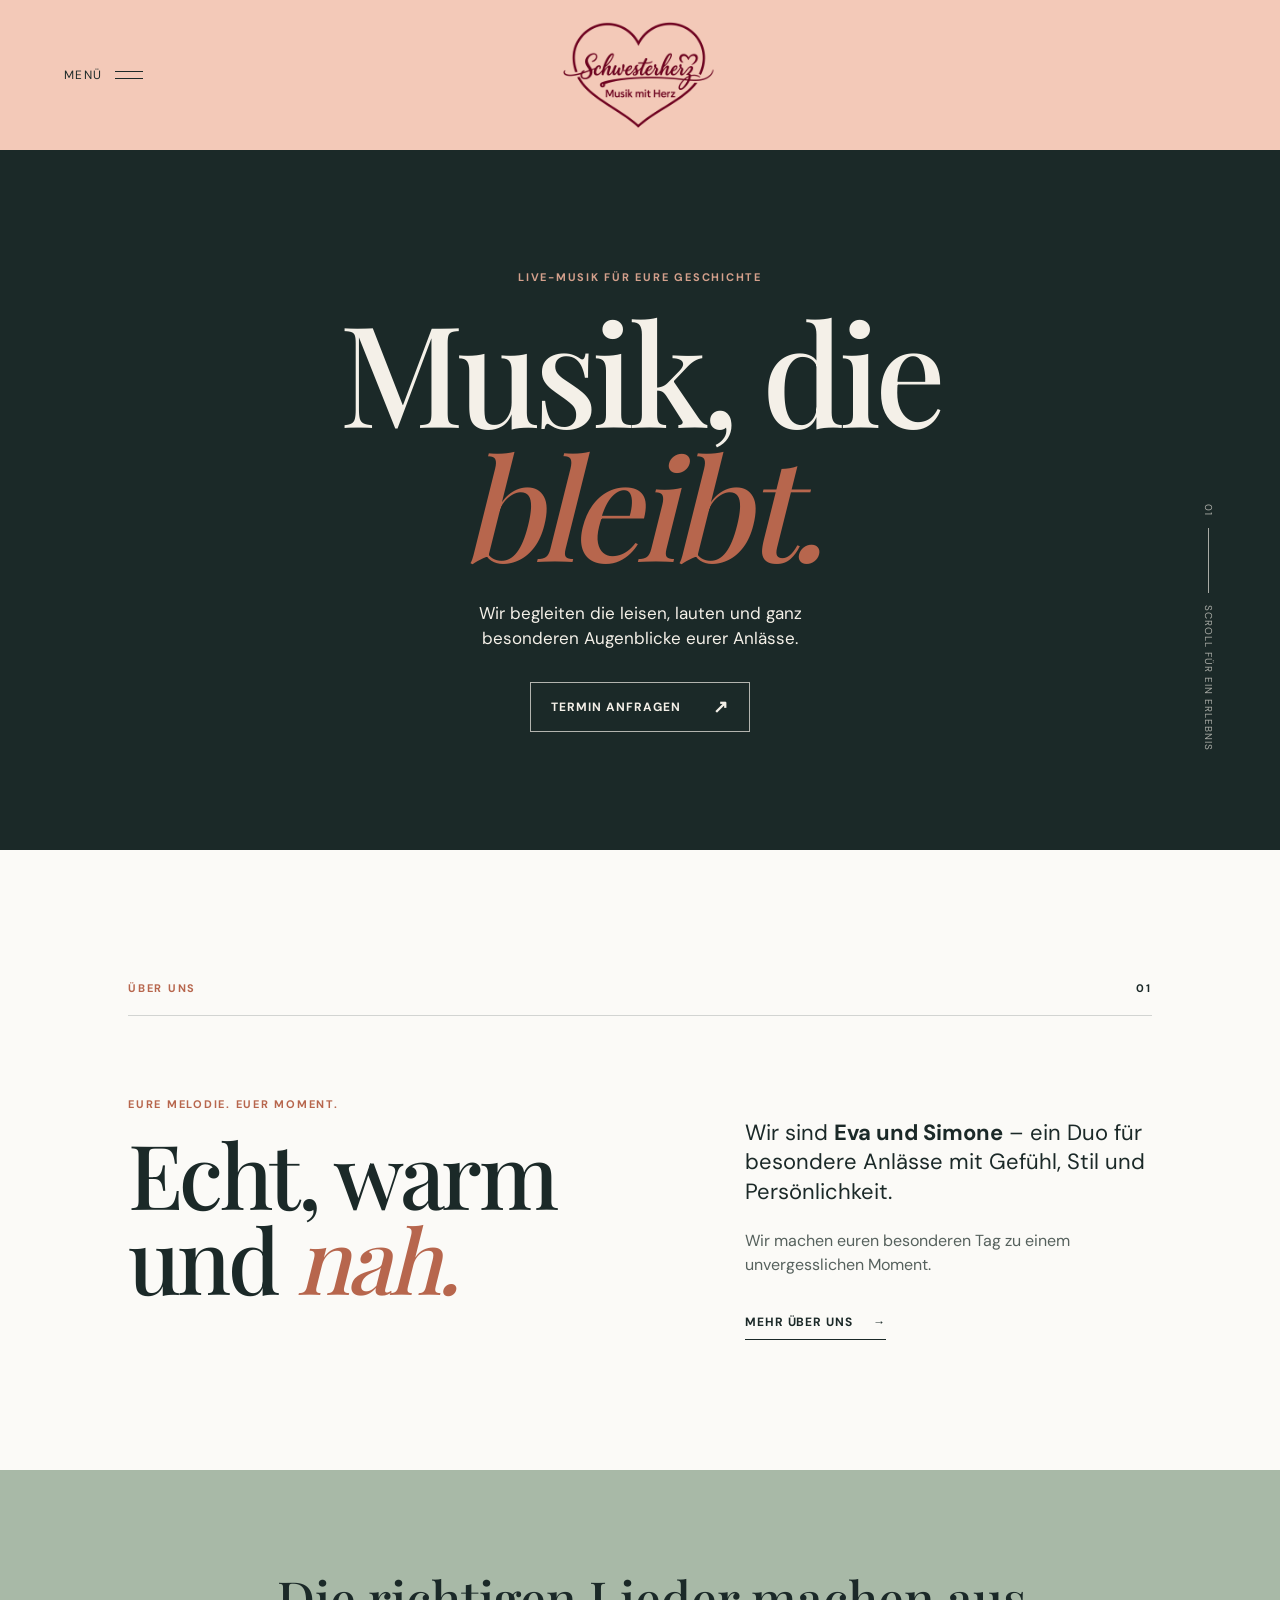
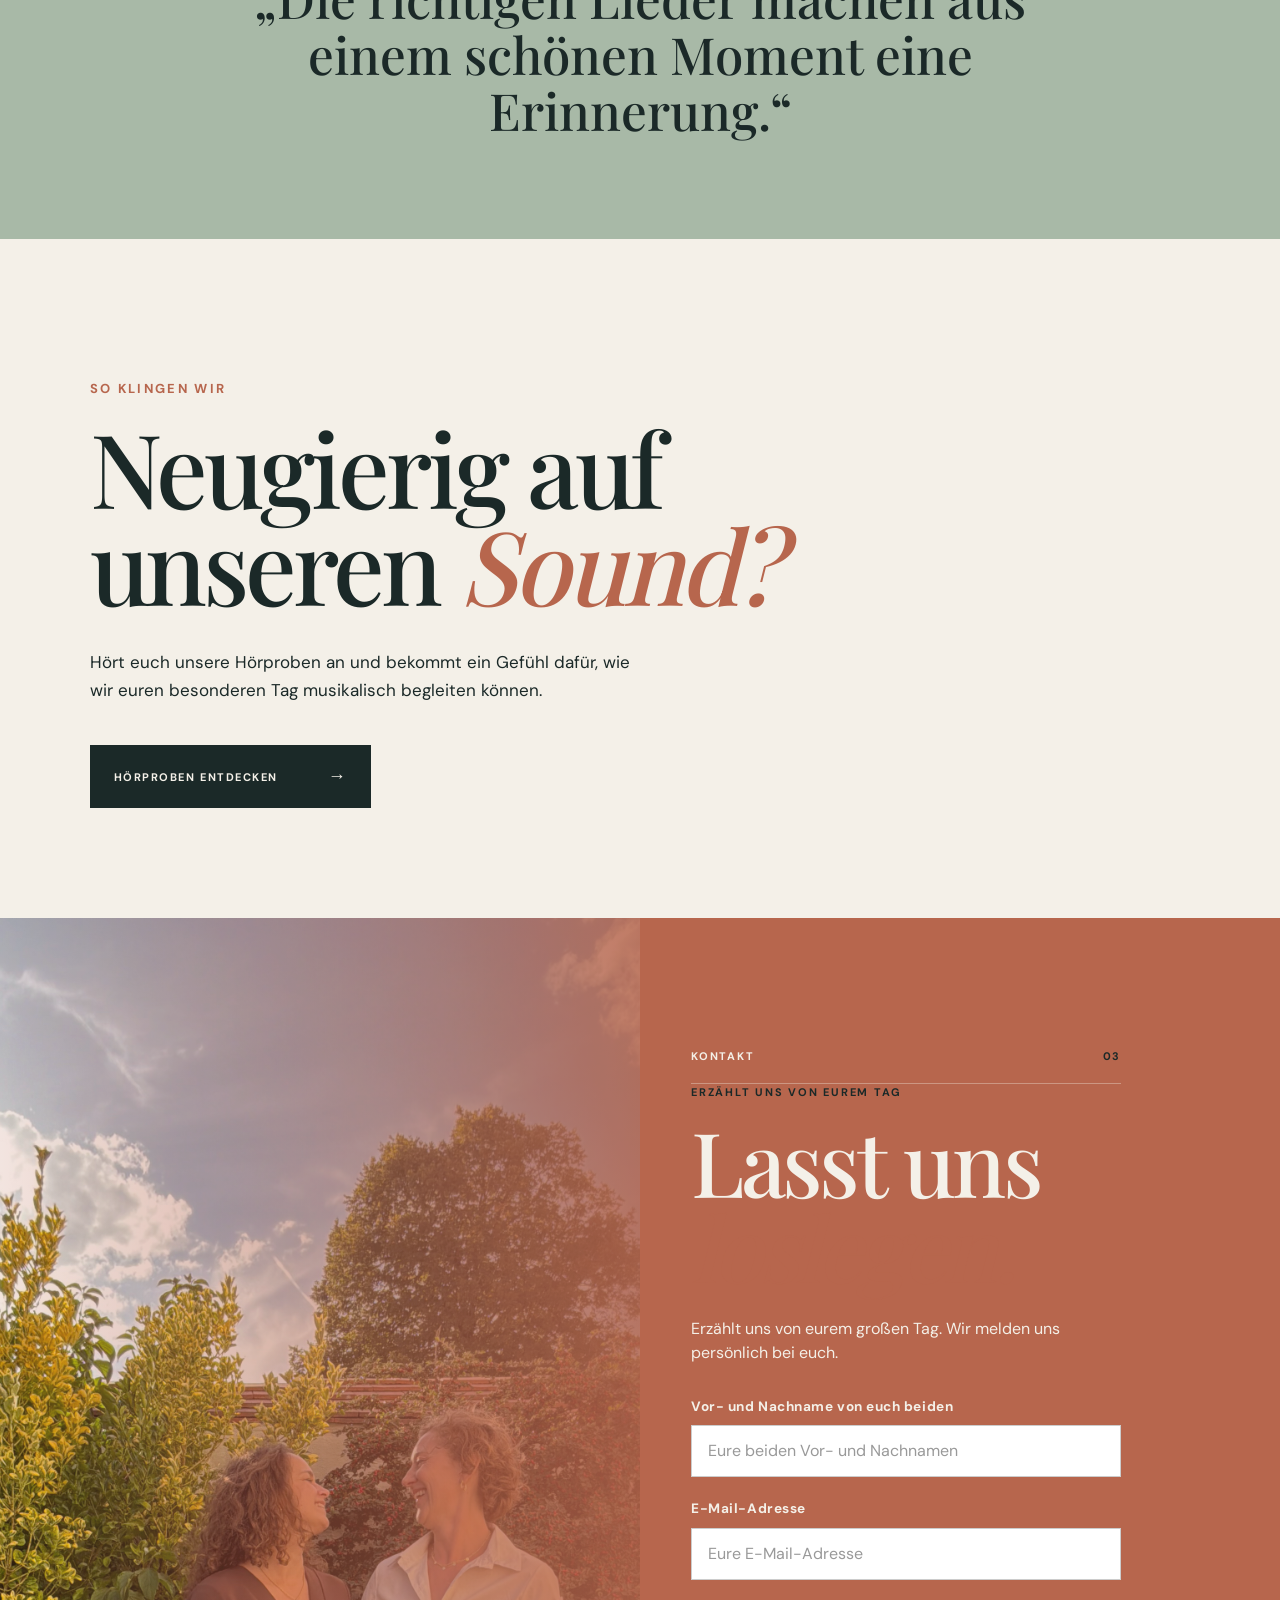
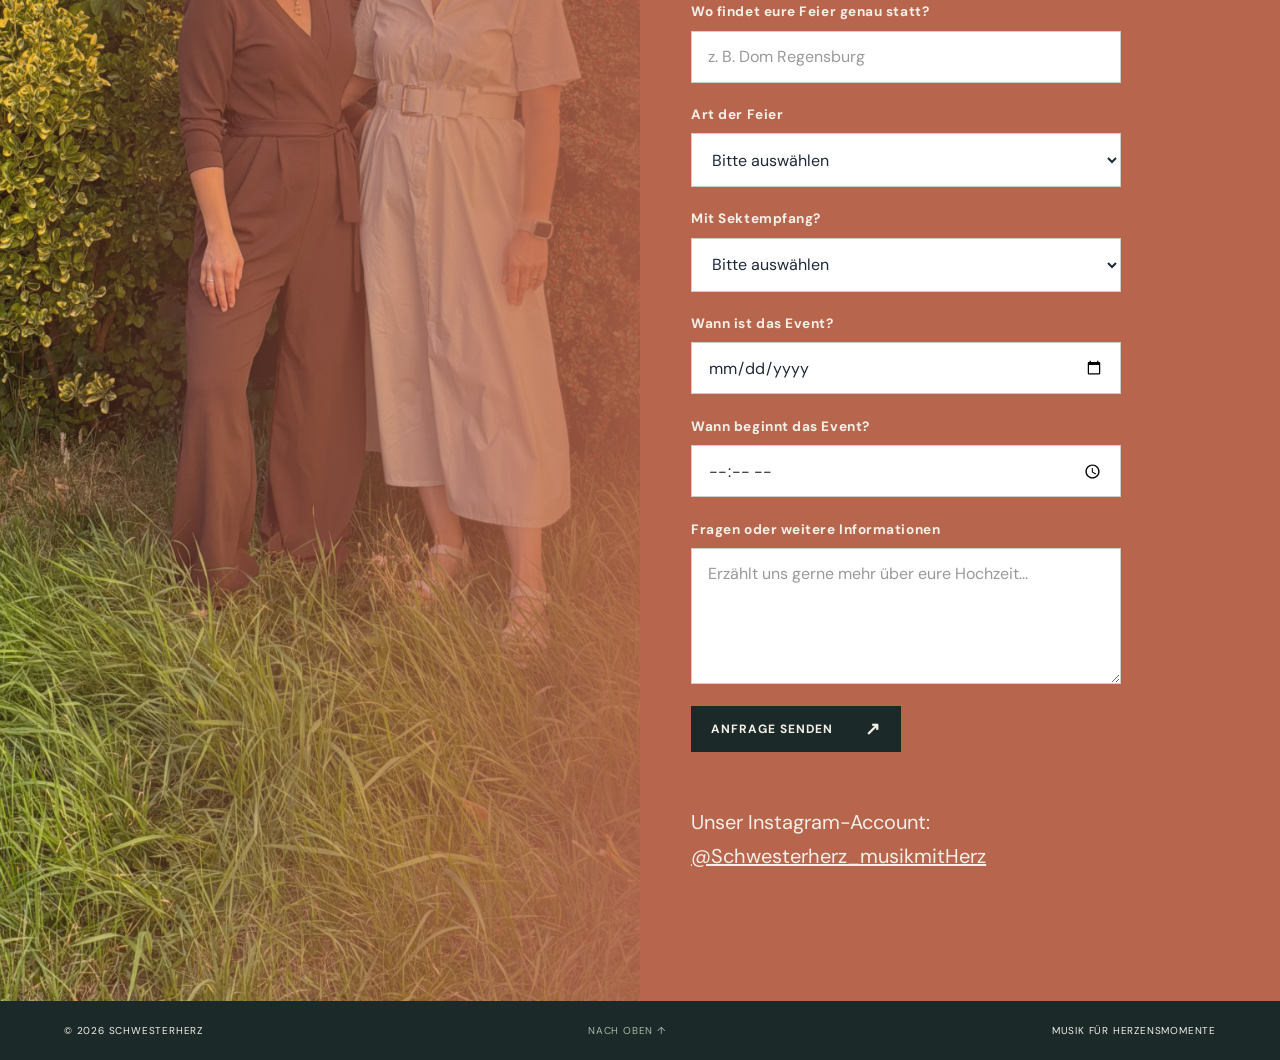
<file: index.html>
<!doctype html>
<html lang="de">

<head>
  <meta charset="utf-8">

  <meta
    name="viewport"
    content="width=device-width, initial-scale=1"
  >

  <meta
    name="description"
    content="Live-Musik für Hochzeiten, Empfänge und besondere Momente."
  >

  <title>Schwesterherz | Musik für Herzensmomente</title>

  <link
    href="fonts.css"
    rel="stylesheet"
  >
  <link
    rel="stylesheet"
    href="styles.css"
  >
</head>


<body>

  <!-- ========================================
       HEADER
  ========================================= -->

  <header
    class="site-header"
    id="start"
  >

    <!-- Burger-Menü Button -->

    <button
      class="menu-toggle"
      type="button"
      aria-expanded="false"
      aria-controls="main-menu"
    >
      <span class="menu-label">
        Menü
      </span>

      <span
        class="menu-icon"
        aria-hidden="true"
      >
        <i></i>
        <i></i>
      </span>
    </button>


    <!-- Logo im rosa Balken -->

    <a
      href="index.html"
      class="header-logo"
      aria-label="Zur Startseite"
    >
      <img
        src="images/logo_tran.PNG"
        alt="Schwesterherz – Musik mit Herz"
      >
    </a>


    <!-- Burger-Menü -->

    <nav
      class="main-menu"
      id="main-menu"
      aria-label="Hauptnavigation"
    >

      <div class="menu-links">

        <a href="index.html">
          Startseite
          <span>01</span>
        </a>

        <a href="ueber-uns.html">
          Über uns
          <span>02</span>
        </a>

        <a href="hoerproben.html">
          Hörproben
          <span>03</span>
        </a>

        <a href="index.html#kontakt">
          Kontakt
          <span>04</span>
        </a>

        <a href="impressum.html">
          Impressum
          <span>05</span>
        </a>

        <a href="Setlist.html">
          Setliste
          <span>06</span>
        </a>

      </div>


      <!-- Logo im geöffneten Burger-Menü -->

      <div class="menu-logo">
        <img
          src="images/Logo.jpeg"
          alt="Schwesterherz – Musik mit Herz"
        >
      </div>

    </nav>

  </header>



  <!-- ========================================
       HAUPTINHALT
  ========================================= -->

  <main>


    <!-- ========================================
         HERO
    ========================================= -->

    <section
      class="hero"
      aria-labelledby="hero-title"
    >

      <div class="hero-content">

        <p class="eyebrow">
          Live-Musik für eure Geschichte
        </p>

        <h1 id="hero-title">
          Musik, die<br>
          <em>bleibt.</em>
        </h1>

        <p class="hero-text">
          Wir begleiten die leisen, lauten und ganz besonderen
          Augenblicke eurer Anlässe.
        </p>

        <a
          class="button button-light"
          href="#kontakt"
        >
          Termin anfragen
          <span>↗</span>
        </a>

      </div>


      <div class="hero-note">

        <span>01</span>

        <span class="line"></span>

        <span>
          Scroll für ein Erlebnis
        </span>

      </div>

    </section>



    <!-- ========================================
         ÜBER UNS
    ========================================= -->

    <section
      class="intro section"
      id="ueber-uns"
      aria-labelledby="intro-title"
    >

      <div class="section-kicker">
        Über uns
        <span>01</span>
      </div>


      <div class="intro-grid">

        <div>

          <p class="eyebrow">
            Eure Melodie. Euer Moment.
          </p>

          <h2 id="intro-title">
            Echt, warm<br>
            und <em>nah.</em>
          </h2>

        </div>


        <div class="intro-copy">

          <p class="lead">
            Wir sind <strong>Eva und Simone</strong> –
            ein Duo für besondere Anlässe
            mit Gefühl, Stil und Persönlichkeit.
          </p>

          <p>
            Wir machen euren besonderen Tag
            zu einem unvergesslichen Moment.
          </p>

          <a
            class="text-link"
            href="ueber-uns.html"
          >
            Mehr über uns
            <span>→</span>
          </a>

        </div>

      </div>

    </section>



    <!-- ========================================
         ZITAT
    ========================================= -->

    <section class="quote-band">

      <p>
        „Die richtigen Lieder machen aus einem
        schönen Moment eine Erinnerung.“
      </p>

    </section>



    <!-- ========================================
         HÖRPROBEN
    ========================================= -->

    <section class="hoerproben-teaser">

      <p class="eyebrow">
        So klingen wir
      </p>

      <h2>
        Neugierig auf<br>
        unseren <em>Sound?</em>
      </h2>

      <p>
        Hört euch unsere Hörproben an und bekommt
        ein Gefühl dafür, wie wir euren besonderen
        Tag musikalisch begleiten können.
      </p>

      <a
        href="hoerproben.html"
        class="hoerproben-link"
      >
        Hörproben entdecken
        <span>→</span>
      </a>

    </section>



    <!-- ========================================
         KONTAKT
    ========================================= -->

    <section
      class="contact section"
      id="kontakt"
      aria-labelledby="contact-title"
    >

      <div
        class="contact-image image-placeholder"
        role="img"
        aria-label="Schwesterherz"
      ></div>


      <div class="contact-content">

        <div class="section-kicker">
          Kontakt
          <span>03</span>
        </div>

        <p class="eyebrow">
          Erzählt uns von eurem Tag
        </p>

        <h2 id="contact-title">
          Lasst uns<br>
          <em>loslegen.</em>
        </h2>

        <p>
          Erzählt uns von eurem großen Tag.
          Wir melden uns persönlich bei euch.
        </p>


        <!-- ========================================
             KONTAKTFORMULAR
        ========================================= -->

        <form
          class="contact-form"
          action="https://api.web3forms.com/submit"
          method="POST"
        >

          <input
            type="hidden"
            name="access_key"
            value="b51bab18-9f04-4e8f-8395-e77747384f96"
          >


          <!-- Name -->

          <div class="form-group">

            <label for="name">
              Vor- und Nachname von euch beiden
            </label>

            <input
              type="text"
              id="name"
              name="name"
              placeholder="Eure beiden Vor- und Nachnamen"
              required
            >

          </div>


          <!-- E-Mail -->

          <div class="form-group">

            <label for="email">
              E-Mail-Adresse
            </label>

            <input
              type="email"
              id="email"
              name="email"
              placeholder="Eure E-Mail-Adresse"
              required
            >

          </div>


          <!-- Ort -->

          <div class="form-group">

            <label for="location">
              Wo findet eure Feier genau statt?
            </label>

            <input
              type="text"
              id="location"
              name="location"
              placeholder="z. B. Dom Regensburg"
              required
            >

          </div>


          <!-- Art der Feier -->

          <div class="form-group">

            <label for="wedding-type">
              Art der Feier
            </label>

            <select
              id="wedding-type"
              name="wedding-type"
              required
            >

              <option value="">
                Bitte auswählen
              </option>

              <option value="freie-trauung">
                Freie Trauung
              </option>

              <option value="kirchliche-trauung">
                Kirchliche Trauung
              </option>

              <option value="taufen">
                Taufe
              </option>

            </select>

          </div>


          <!-- Sektempfang -->

          <div
            class="form-group"
            id="sektempfang-group"
            hidden
          >

            <label for="sektempfang">
              Mit Sektempfang?
            </label>

            <select
              id="sektempfang"
              name="sektempfang"
            >

              <option value="">
                Bitte auswählen
              </option>

              <option value="ja">
                Ja
              </option>

              <option value="nein">
                Nein
              </option>

            </select>

          </div>


          <!-- Datum -->

          <div class="form-group">

            <label for="date">
              Wann ist das Event?
            </label>

            <input
              type="date"
              id="date"
              name="date"
              required
            >

          </div>


          <!-- Uhrzeit -->

          <div class="form-group">

            <label for="time">
              Wann beginnt das Event?
            </label>

            <input
              type="time"
              id="time"
              name="time"
              required
            >

          </div>


          <!-- Nachricht -->

          <div class="form-group">

            <label for="message">
              Fragen oder weitere Informationen
            </label>

            <textarea
              id="message"
              name="message"
              rows="5"
              placeholder="Erzählt uns gerne mehr über eure Hochzeit..."
            ></textarea>

          </div>


          <!-- Absenden -->

          <button
            class="button button-dark"
            type="submit"
          >
            Anfrage senden
            <span>↗</span>
          </button>

        </form>



        <!-- Instagram -->

        <div class="contact-details">

          <span>
            Unser Instagram-Account:
          </span>

          <a
            href="https://www.instagram.com/schwesterherz_musikmitherz"
            target="_blank"
            rel="noopener noreferrer"
          >
            @Schwesterherz_musikmitHerz
          </a>

        </div>

      </div>

    </section>

  </main>



  <!-- ========================================
       FOOTER
  ========================================= -->

  <footer class="site-footer">

    <span>
      © 2026 Schwesterherz
    </span>

    <a href="#start">
      Nach oben ↑
    </a>

    <span>
      Musik für Herzensmomente
    </span>

  </footer>



  <!-- ========================================
       JAVASCRIPT
  ========================================= -->

  <script src="menu.js"></script>
  <script src="script.js"></script>

</body>

</html>
</file>
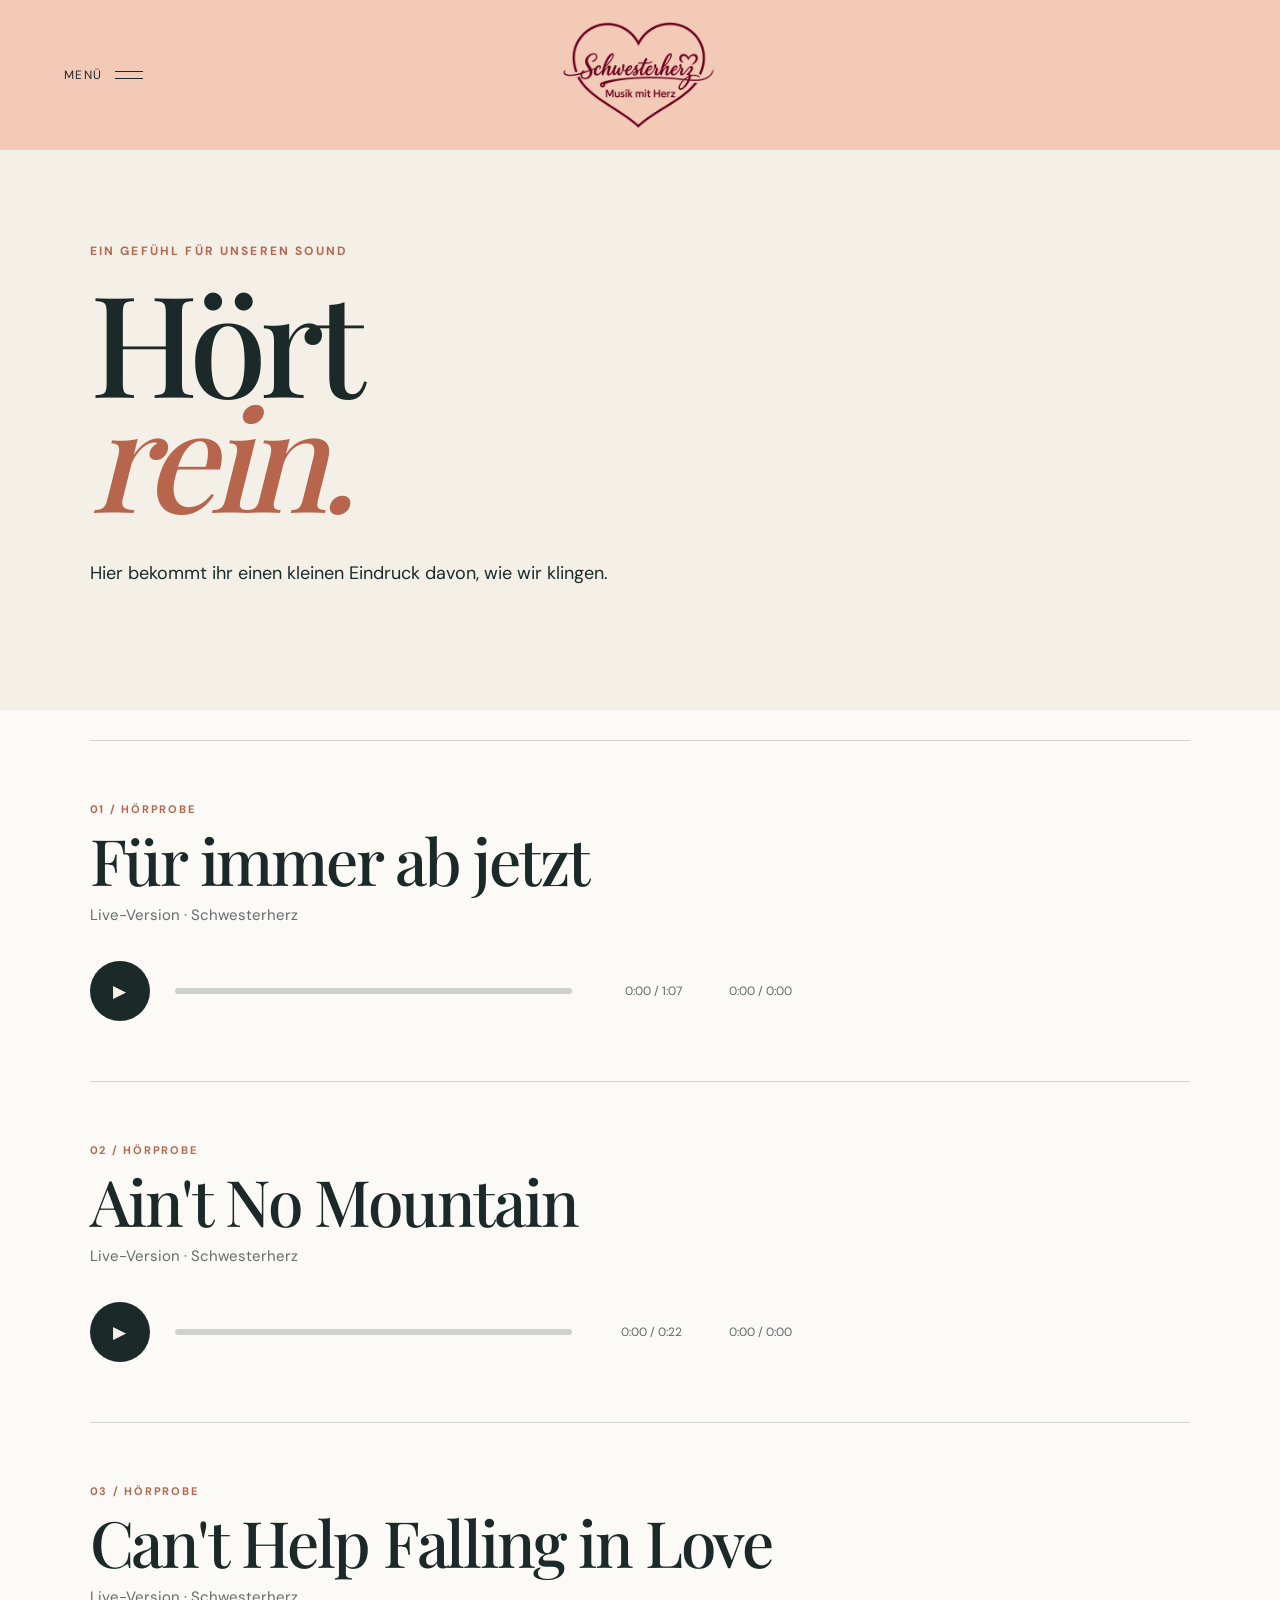
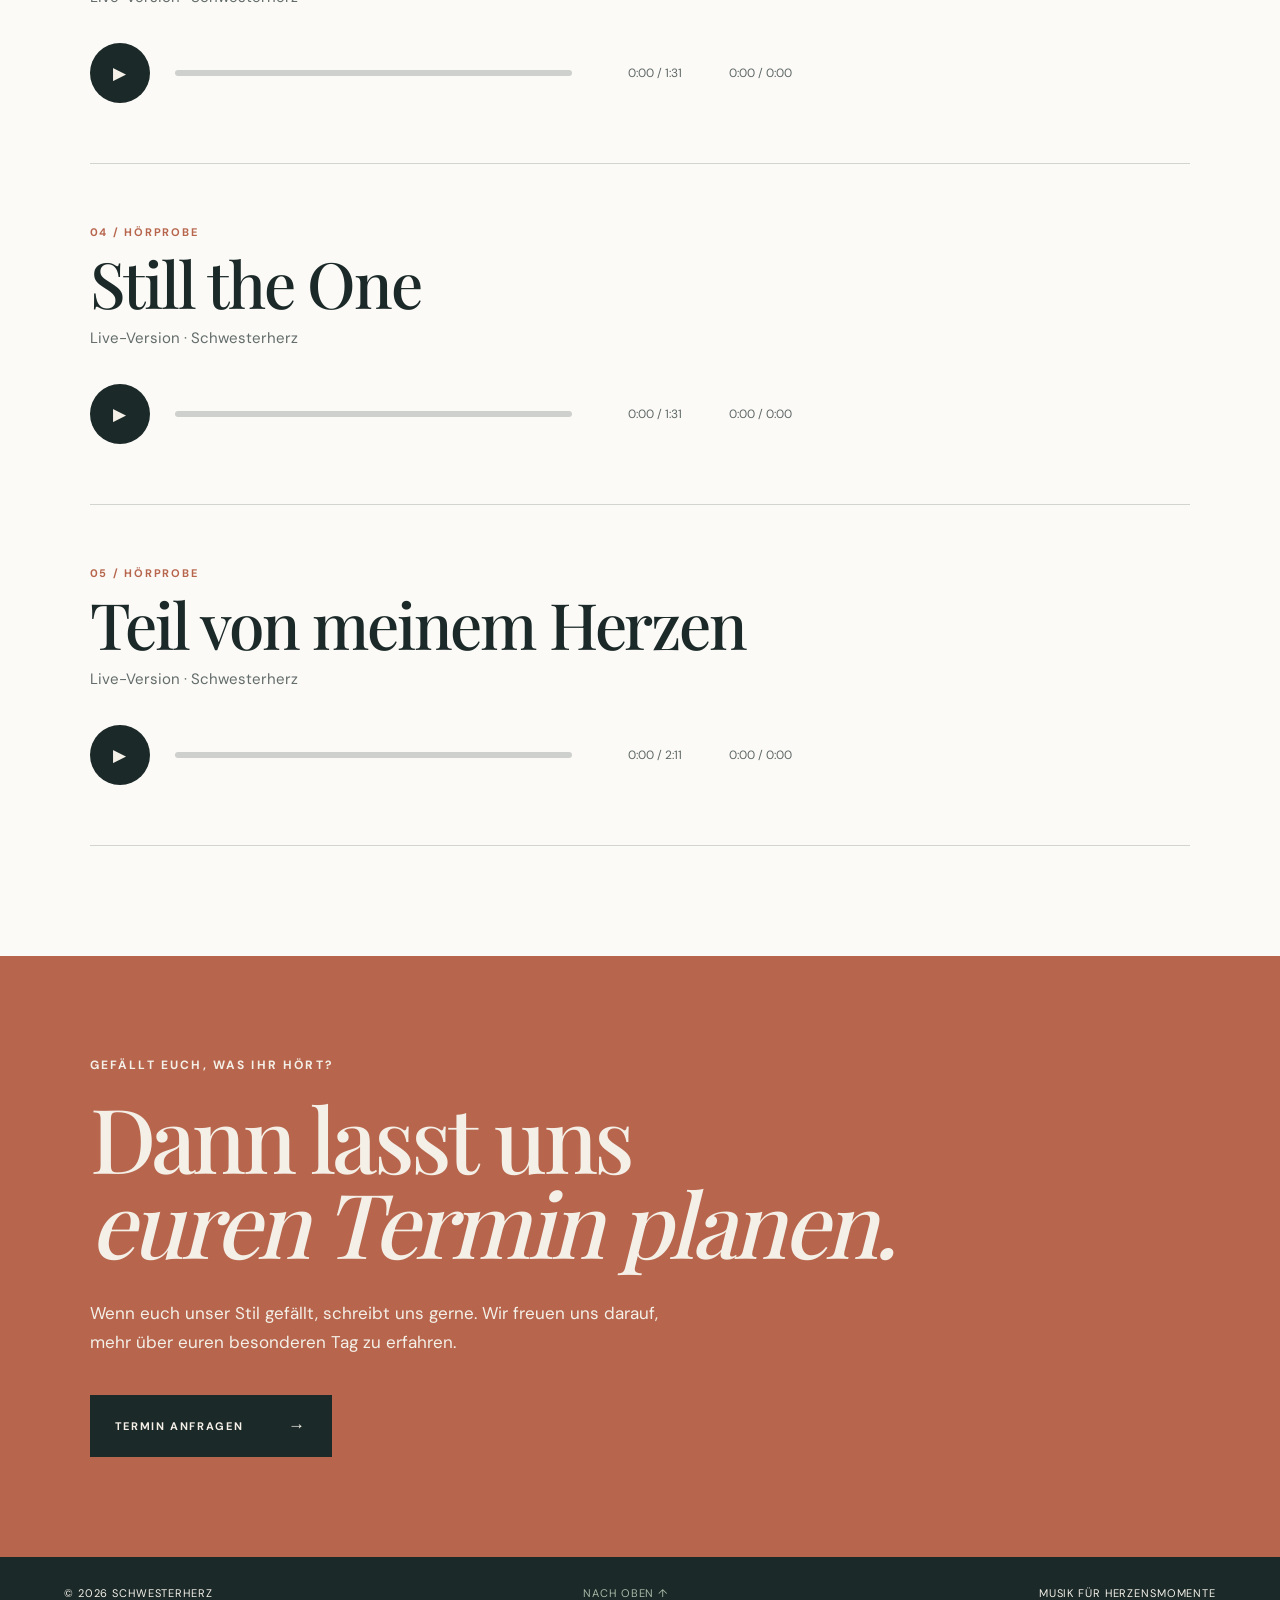
<file: hoerproben.html>
<!DOCTYPE html>
<html lang="de">

<head>
    <meta charset="UTF-8">

    <meta
        name="viewport"
        content="width=device-width, initial-scale=1.0"
    >

    <meta
        name="description"
        content="Hörproben von Schwesterherz – hört rein und bekommt einen Eindruck von unserer Musik für Hochzeiten, Taufen und besondere Momente."
    >

    <title>Hörproben | Schwesterherz</title>


    <link
        href="fonts.css"
        rel="stylesheet"
    >

    <!-- CSS -->
    <link
        rel="stylesheet"
        href="hoerproben.css"
    >

</head>


<body>


    <!-- ========================================
         HEADER
    ========================================= -->

    <header
        class="site-header"
        id="start"
    >


        <!-- Burger-Menü Button -->

        <button
            class="menu-toggle"
            type="button"
            aria-expanded="false"
            aria-controls="main-menu"
        >

            <span class="menu-label">
                Menü
            </span>

            <span
                class="menu-icon"
                aria-hidden="true"
            >
                <i></i>
                <i></i>
            </span>

        </button>


        <!-- Logo im rosa Balken -->

        <a
            href="index.html"
            class="header-logo"
            aria-label="Zur Startseite"
        >

            <img
                src="images/logo_tran.PNG"
                alt="Schwesterherz – Musik mit Herz"
            >

        </a>


        <!-- Burger-Menü -->

        <nav
            class="main-menu"
            id="main-menu"
            aria-label="Hauptnavigation"
        >

            <div class="menu-links">


                <a href="index.html">
                    Startseite
                    <span>01</span>
                </a>


                <a href="ueber-uns.html">
                    Über uns
                    <span>02</span>
                </a>


                <a href="hoerproben.html">
                    Hörproben
                    <span>03</span>
                </a>


                <a href="index.html#kontakt">
                    Kontakt
                    <span>04</span>
                </a>


                <a href="impressum.html">
                    Impressum
                    <span>05</span>
                </a>

                <a href="Setlist.html">
                    Setliste
                    <span>06</span>
                </a>


            </div>


            <!-- Logo im geöffneten Burger-Menü -->

            <div class="menu-logo">

                <img
                    src="images/Logo.jpeg"
                    alt="Schwesterherz – Musik mit Herz"
                >

            </div>

        </nav>

    </header>


    <!-- ========================================
         HAUPTINHALT
    ========================================= -->

    <main>


        <!-- ========================================
             HERO
        ========================================= -->

        <section class="samples-hero">

            <div class="hero-text">

                <p class="eyebrow">
                    Ein Gefühl für unseren Sound
                </p>


                <h1>
                    Hört<br>
                    <em>rein.</em>
                </h1>


                <p class="samples-intro">
                    Hier bekommt ihr einen kleinen Eindruck davon,
                    wie wir klingen. 
                </p>

            </div>

        </section>


        <!-- ========================================
             HÖRPROBEN
        ========================================= -->

        <section class="samples-list">


            <!-- ========================================
                 HÖRPROBE 01
                 FÜR IMMER AB JETZT
            ========================================= -->

            <article class="sample-card">

                <div class="sample-info">

                    <span class="sample-number">
                        01 / Hörprobe
                    </span>

                    <h2>
                        Für immer ab jetzt
                    </h2>

                    <p>
                        Live-Version · Schwesterherz
                    </p>

                </div>

                <div class="sample-player">

                    <button
                        class="play-button"
                        type="button"
                        aria-label="Für immer ab jetzt abspielen"
                        data-audio="audio-1"
                    >
                        ▶
                    </button>


                    <div
                        class="player-track"
                        data-audio="audio-1"
                    >

                        <div
                            class="player-progress"
                            data-progress="audio-1"
                        ></div>

                    </div>


                    <span
                        class="player-time"
                        data-time="audio-1"
                    >
                        0:00 / 0:00
                    </span>

                </div>


                <audio
                    id="audio-1"
                    src="audio/Fuer_immer_ab_jetzt.mp3"
                    preload="metadata"
                ></audio>

            </article>


            <!-- ========================================
                 HÖRPROBE 02
                 AIN'T NO MOUNTAIN
            ========================================= -->

            <article class="sample-card">

                <div class="sample-info">

                    <span class="sample-number">
                        02 / Hörprobe
                    </span>

                    <h2>
                        Ain't No Mountain
                    </h2>

                    <p>
                        Live-Version · Schwesterherz
                    </p>

                </div>

                <div class="sample-player">

                    <button
                        class="play-button"
                        type="button"
                        aria-label="Ain't No Mountain abspielen"
                        data-audio="audio-2"
                    >
                        ▶
                    </button>


                    <div
                        class="player-track"
                        data-audio="audio-2"
                    >

                        <div
                            class="player-progress"
                            data-progress="audio-2"
                        ></div>

                    </div>


                    <span
                        class="player-time"
                        data-time="audio-2"
                    >
                        0:00 / 0:00
                    </span>

                </div>


                <audio
                    id="audio-2"
                    src="audio/Aint_no_Mountain_kurz.mp3"
                    preload="metadata"
                ></audio>

            </article>


            <!-- ========================================
                 HÖRPROBE 03
                 CAN'T HELP FALLING IN LOVE
            ========================================= -->

            <article class="sample-card">

                <div class="sample-info">

                    <span class="sample-number">
                        03 / Hörprobe
                    </span>

                    <h2>
                        Can't Help Falling in Love
                    </h2>

                    <p>
                        Live-Version · Schwesterherz
                    </p>

                </div>

                <div class="sample-player">

                    <button
                        class="play-button"
                        type="button"
                        aria-label="Can't Help Falling in Love abspielen"
                        data-audio="audio-3"
                    >
                        ▶
                    </button>


                    <div
                        class="player-track"
                        data-audio="audio-3"
                    >

                        <div
                            class="player-progress"
                            data-progress="audio-3"
                        ></div>

                    </div>


                    <span
                        class="player-time"
                        data-time="audio-3"
                    >
                        0:00 / 0:00
                    </span>

                </div>


                <audio
                    id="audio-3"
                    src="audio/Cant_help_falling_in_love_kurz.mp3"
                    preload="metadata"
                ></audio>

            </article>


            <!-- ========================================
                 HÖRPROBE 04
                 STILL THE ONE
            ========================================= -->

            <article class="sample-card">

                <div class="sample-info">

                    <span class="sample-number">
                        04 / Hörprobe
                    </span>

                    <h2>
                        Still the One
                    </h2>

                    <p>
                        Live-Version · Schwesterherz
                    </p>

                </div>

                <div class="sample-player">

                    <button
                        class="play-button"
                        type="button"
                        aria-label="Still the One abspielen"
                        data-audio="audio-4"
                    >
                        ▶
                    </button>


                    <div
                        class="player-track"
                        data-audio="audio-4"
                    >

                        <div
                            class="player-progress"
                            data-progress="audio-4"
                        ></div>

                    </div>


                    <span
                        class="player-time"
                        data-time="audio-4"
                    >
                        0:00 / 0:00
                    </span>

                </div>


                <audio
                    id="audio-4"
                    src="audio/Still_the_oene_kurz.mp3"
                    preload="metadata"
                ></audio>

            </article>


            <!-- ========================================
                 HÖRPROBE 05
                 TEIL VON MEINEM HERZEN
            ========================================= -->

            <article class="sample-card">

                <div class="sample-info">

                    <span class="sample-number">
                        05 / Hörprobe
                    </span>

                    <h2>
                        Teil von meinem Herzen
                    </h2>

                    <p>
                        Live-Version · Schwesterherz
                    </p>

                </div>

                <div class="sample-player">

                    <button
                        class="play-button"
                        type="button"
                        aria-label="Teil von meinem Herzen abspielen"
                        data-audio="audio-5"
                    >
                        ▶
                    </button>


                    <div
                        class="player-track"
                        data-audio="audio-5"
                    >

                        <div
                            class="player-progress"
                            data-progress="audio-5"
                        ></div>

                    </div>


                    <span
                        class="player-time"
                        data-time="audio-5"
                    >
                        0:00 / 0:00
                    </span>

                </div>


                <audio
                    id="audio-5"
                    src="audio/Teil_von_meinem_Herzen_kurz.mp3"
                    preload="metadata"
                ></audio>

            </article>


        </section>


        <!-- ========================================
             TERMIN / KONTAKT
        ========================================= -->

        <section class="booking-section">

            <p class="booking-eyebrow">
                Gefällt euch, was ihr hört?
            </p>


            <h2>
                Dann lasst uns<br>
                <em>euren Termin planen.</em>
            </h2>


            <p class="booking-text">
                Wenn euch unser Stil gefällt, schreibt uns gerne.
                Wir freuen uns darauf, mehr über euren besonderen
                Tag zu erfahren.
            </p>


            <a
                class="booking-button"
                href="index.html#kontakt"
            >
                Termin anfragen
                <span>→</span>
            </a>

        </section>


    </main>


    <!-- ========================================
         FOOTER
    ========================================= -->

    <footer class="site-footer">

        <span>
            &copy; 2026 Schwesterherz
        </span>


        <a href="#start">
            Nach oben ↑
        </a>


        <span>
            Musik für Herzensmomente
        </span>

    </footer>


    <!-- ========================================
         JAVASCRIPT
    ========================================= -->

    <script src="menu.js"></script>
    <script src="hoerproben.js"></script>


</body>

</html>
</file>
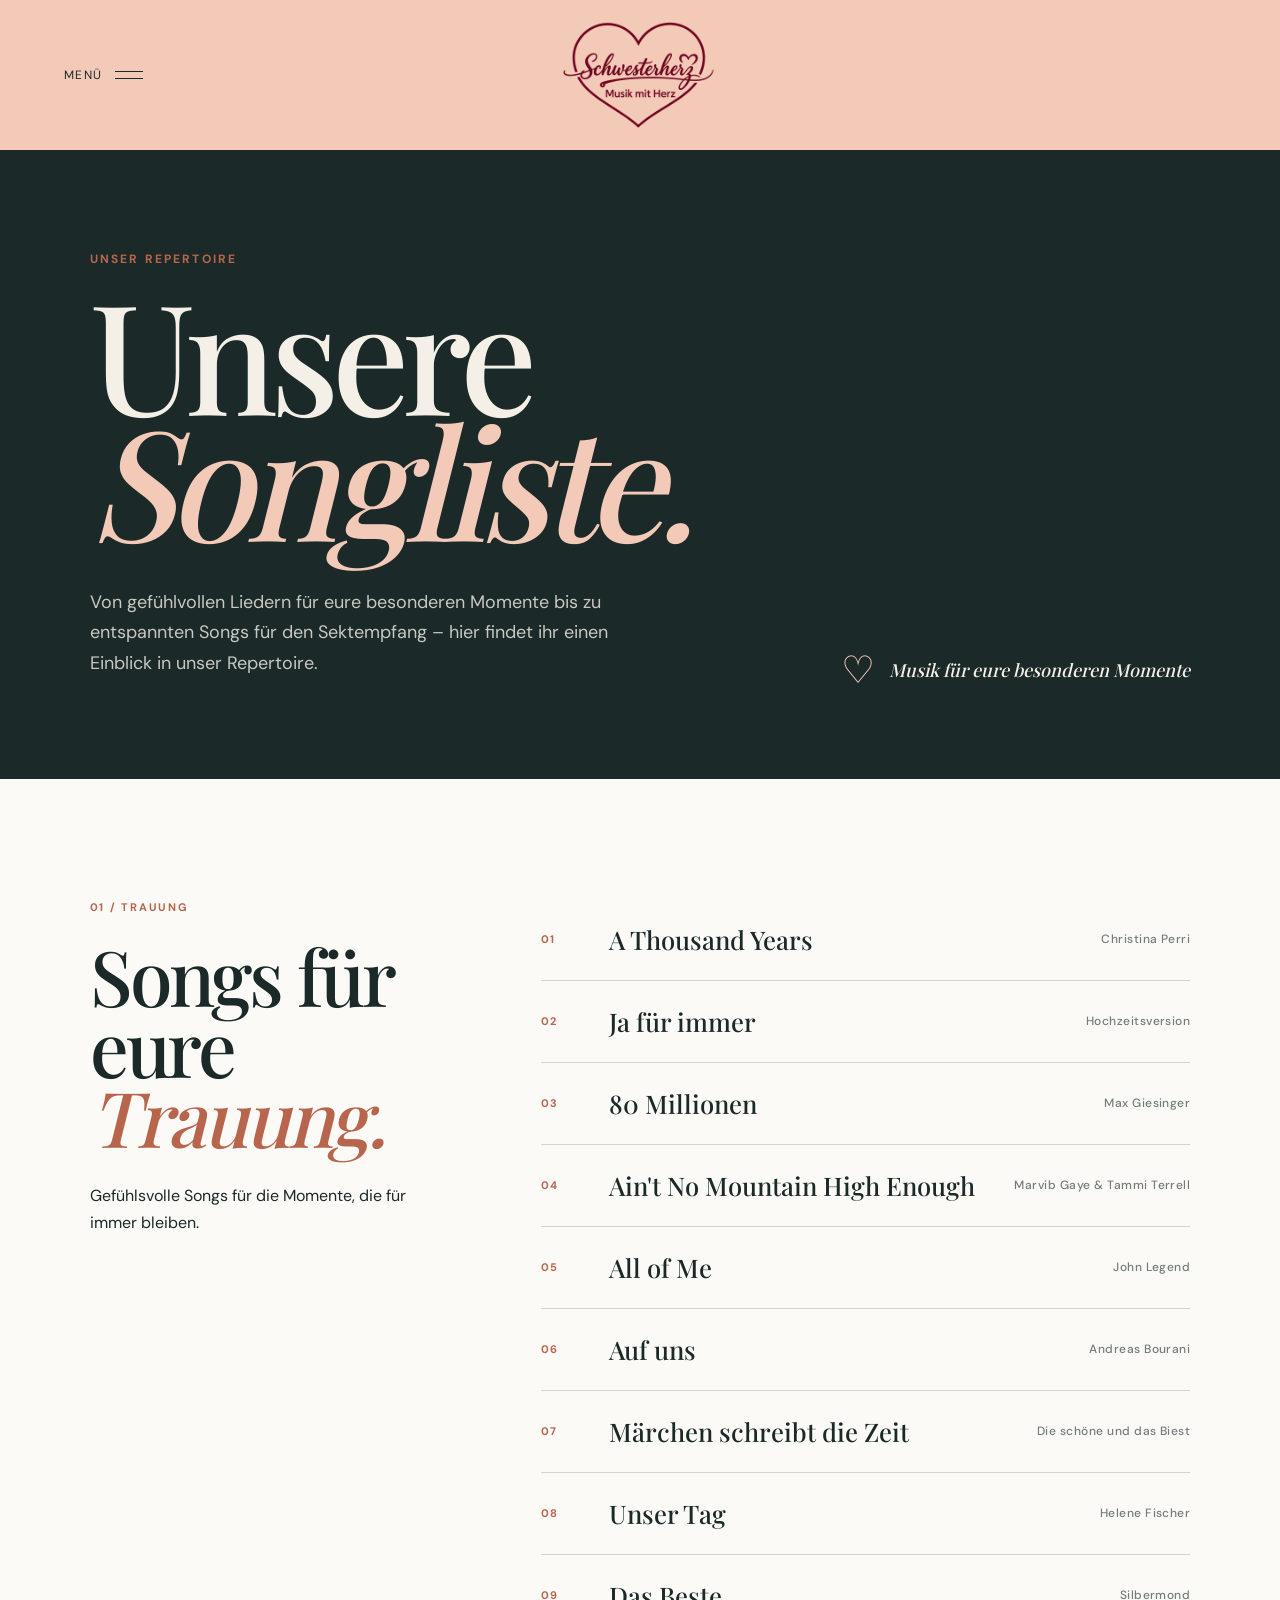
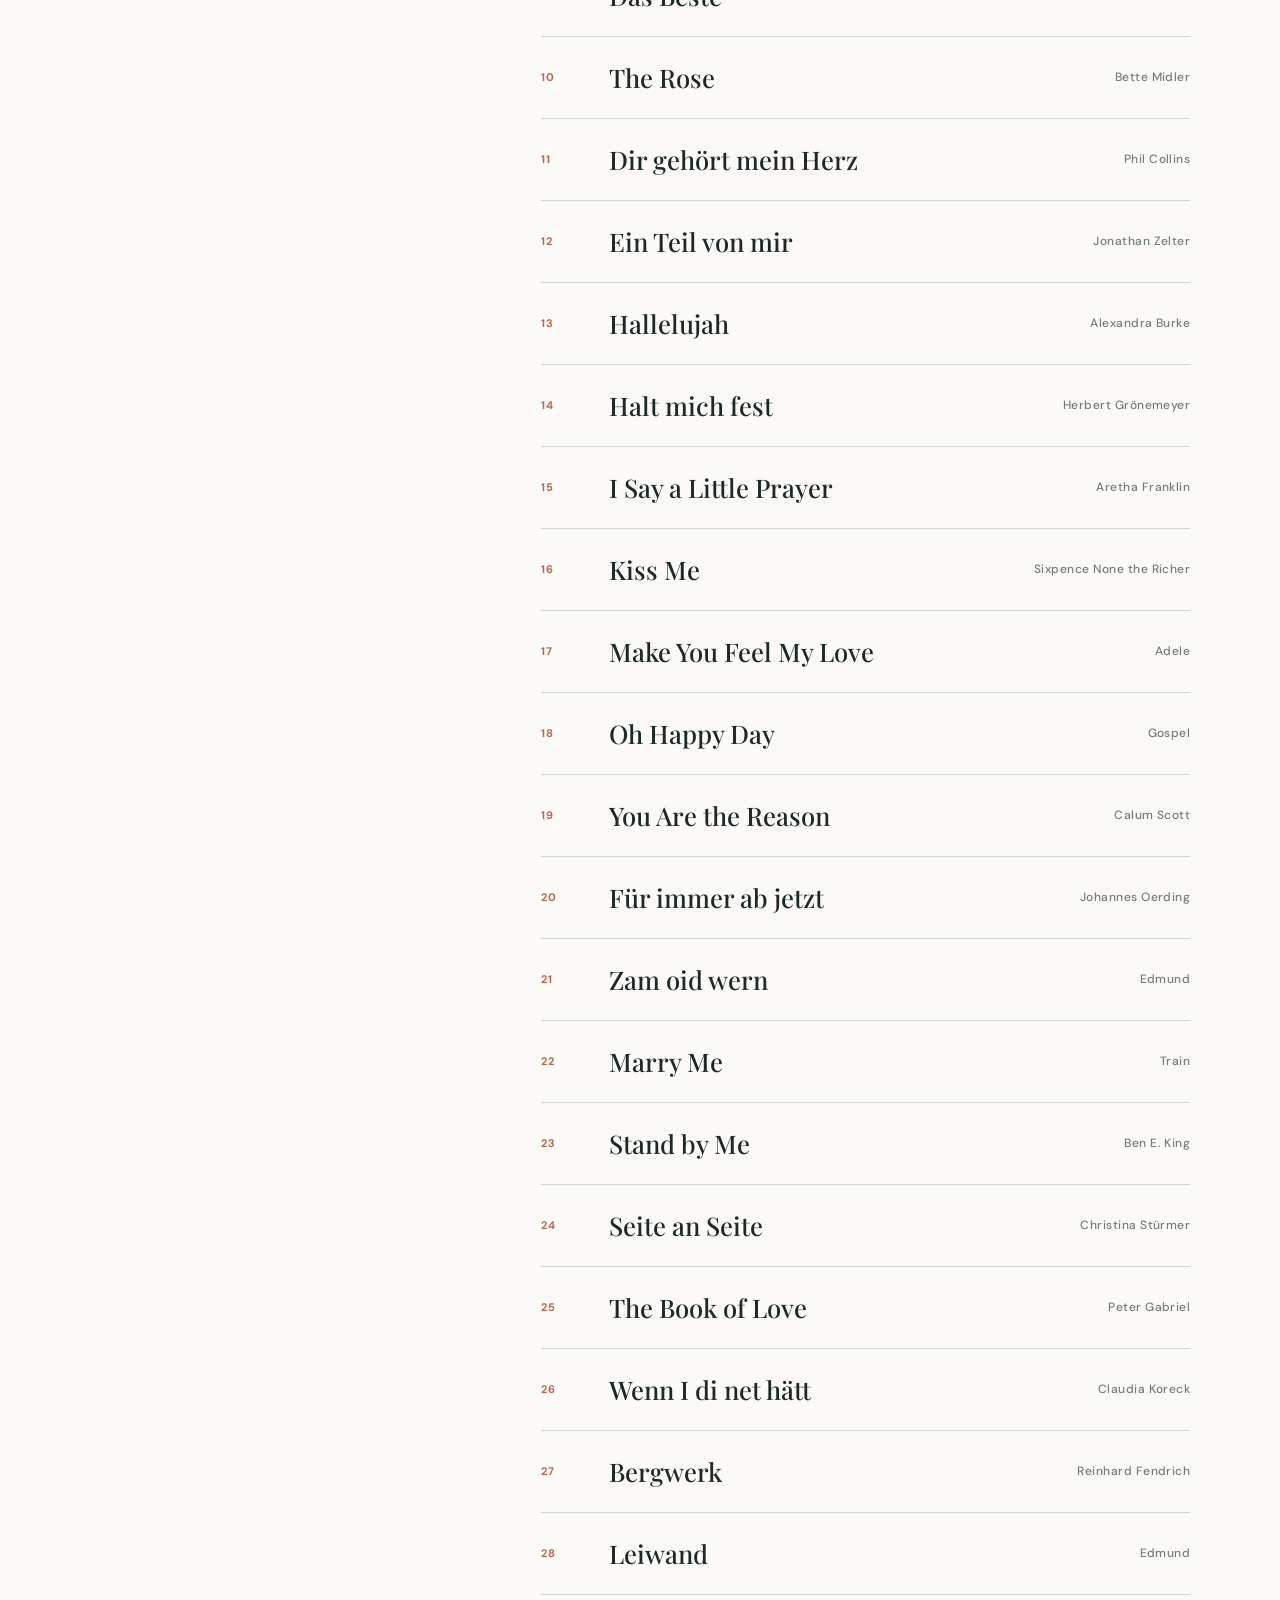
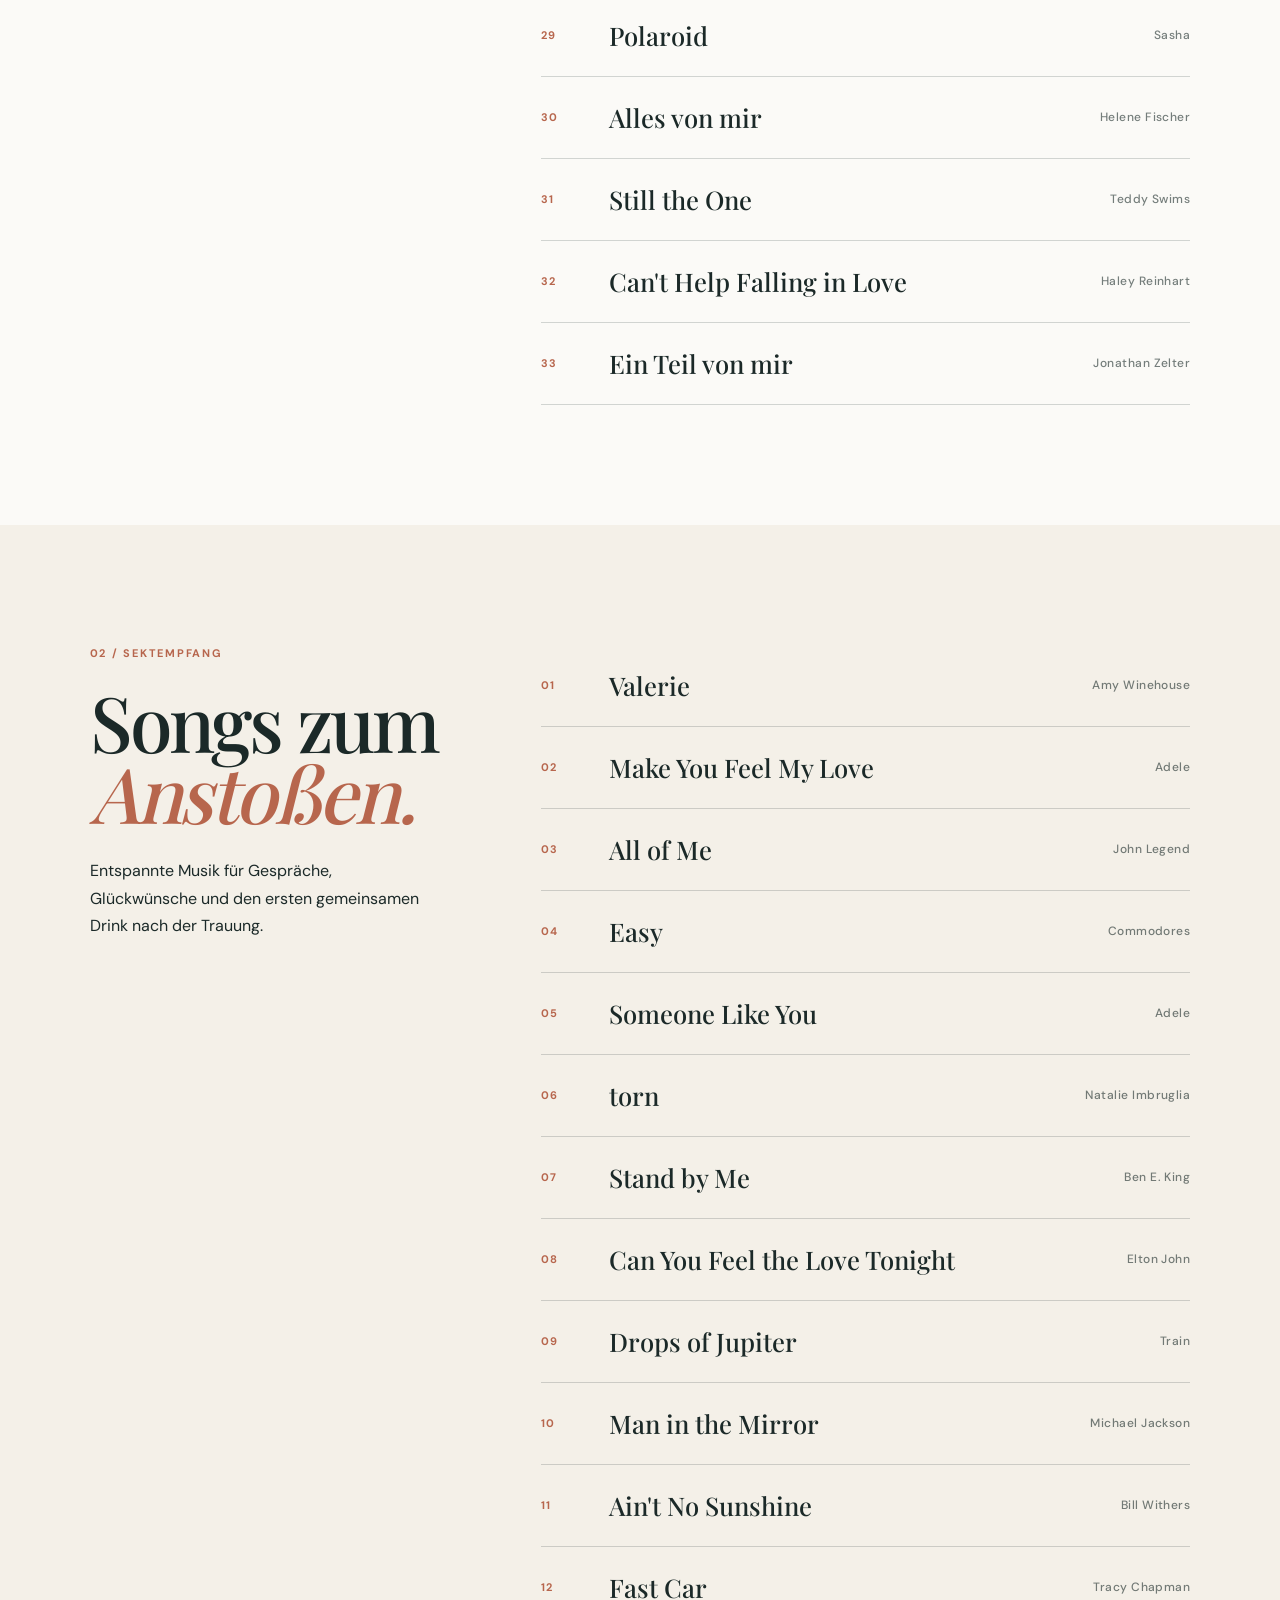
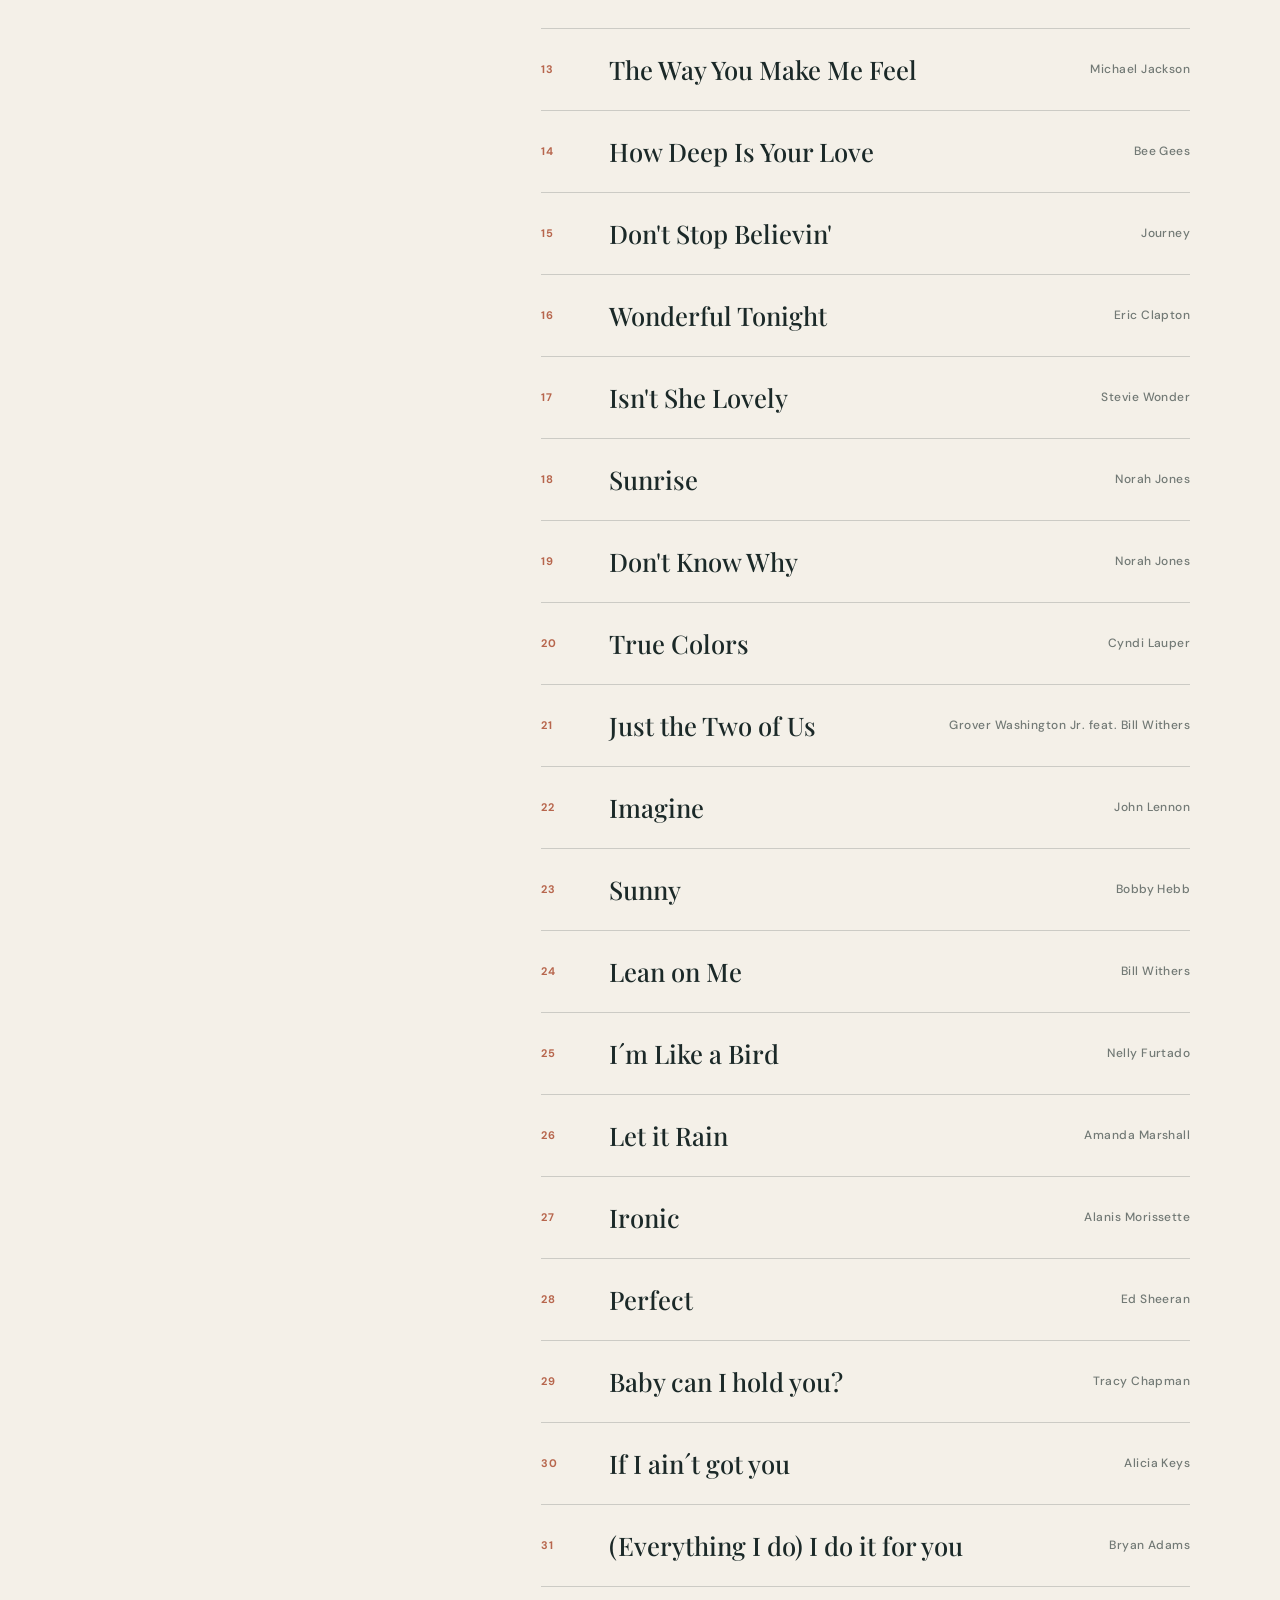
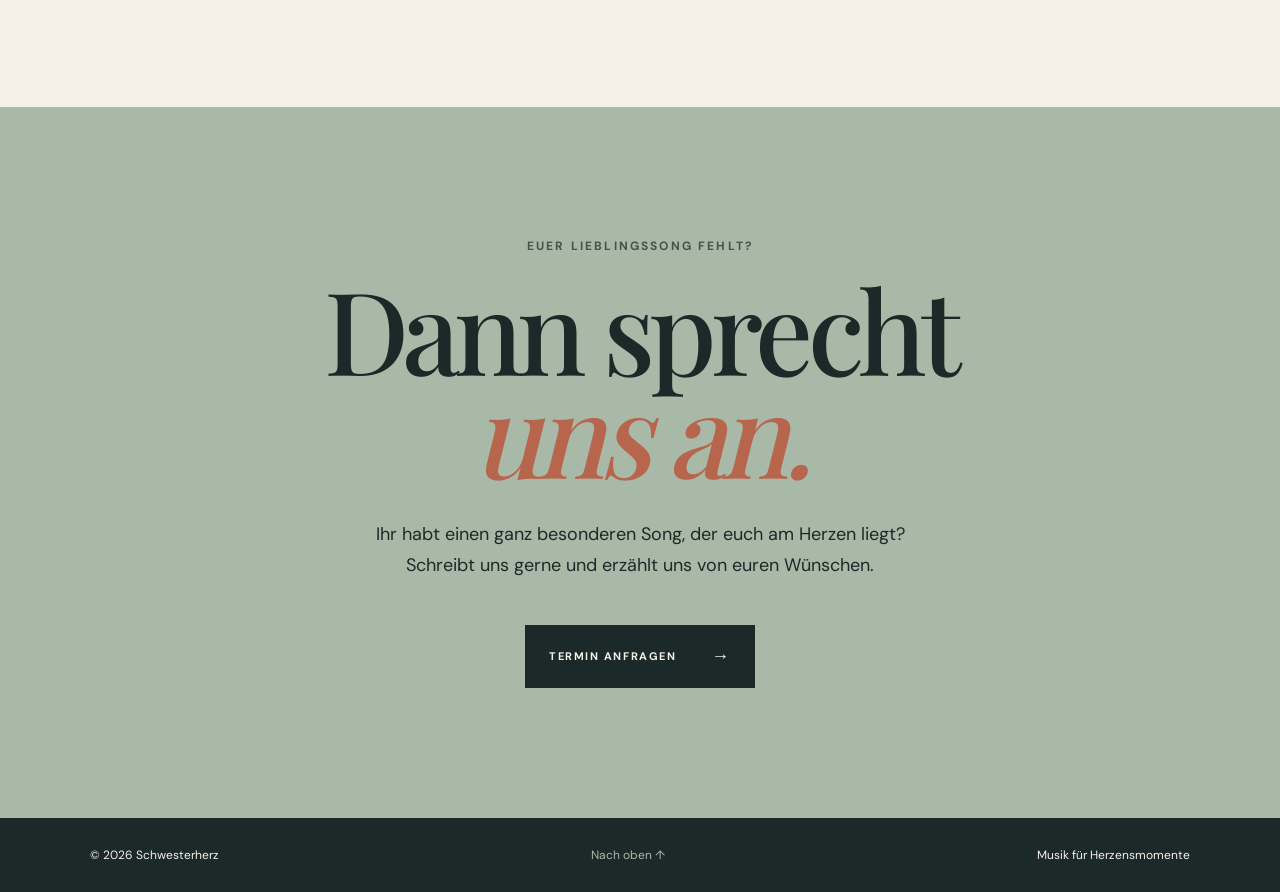
<file: Setlist.html>
<!DOCTYPE html>
<html lang="de">

<head>
    <meta charset="UTF-8">

    <meta
        name="viewport"
        content="width=device-width, initial-scale=1.0"
    >

    <meta
        name="description"
        content="Songliste und Repertoire von Schwesterherz – Musik für Trauungen, Sektempfänge und besondere Momente."
    >

    <title>Songliste | Schwesterherz</title>


    <link
        href="fonts.css"
        rel="stylesheet"
    >

    <!-- CSS -->

    <link
        rel="stylesheet"
        href="setlist.css"
    >
</head>


<body>


    <!-- ========================================
         HEADER
    ========================================= -->

    <header
        class="site-header"
        id="start"
    >

        <!-- Burger-Menü Button -->

        <button
            class="menu-toggle"
            type="button"
            aria-expanded="false"
            aria-controls="main-menu"
        >
            <span class="menu-label">
                Menü
            </span>

            <span
                class="menu-icon"
                aria-hidden="true"
            >
                <i></i>
                <i></i>
            </span>
        </button>


        <!-- Logo im rosa Balken -->

        <a
            href="index.html"
            class="header-logo"
            aria-label="Zur Startseite"
        >
            <img
                src="images/logo_tran.PNG"
                alt="Schwesterherz – Musik mit Herz"
            >
        </a>


        <!-- Burger-Menü -->

        <nav
            class="main-menu"
            id="main-menu"
            aria-label="Hauptnavigation"
        >

            <div class="menu-links">

                <a href="index.html">
                    Startseite
                    <span>01</span>
                </a>

                <a href="ueber-uns.html">
                    Über uns
                    <span>02</span>
                </a>

                <a href="hoerproben.html">
                    Hörproben
                    <span>03</span>
                </a>

                <a href="index.html#kontakt">
                    Kontakt
                    <span>04</span>
                </a>

                <a href="impressum.html">
                    Impressum
                    <span>05</span>
                </a>

                <a href="Setlist.html">
                    Setliste
                    <span>06</span>
                </a>

            </div>


            <!-- Logo im geöffneten Burger-Menü -->

            <div class="menu-logo">
                <img
                    src="images/Logo.jpeg"
                    alt="Schwesterherz – Musik mit Herz"
                >
            </div>

        </nav>

    </header>


    <!-- ========================================
         HAUPTINHALT
    ========================================= -->

    <main>


        <!-- ========================================
             HERO
        ========================================= -->

        <section class="setlist-hero">

            <p class="eyebrow">
                Unser Repertoire
            </p>

            <h1>
                Unsere<br>
                <em>Songliste.</em>
            </h1>

            <p class="setlist-intro">
                Von gefühlvollen Liedern für eure besonderen Momente
                bis zu entspannten Songs für den Sektempfang –
                hier findet ihr einen Einblick in unser Repertoire.
            </p>

            <div class="hero-note">
                <span>♡</span>
                Musik für eure besonderen Momente
            </div>

        </section>


        <!-- ========================================
             SETLIST
        ========================================= -->

        <section
            class="setlist"
            aria-labelledby="setlist-title"
        >


            <!-- ========================================
                 TRAUUNG
            ========================================= -->

            <div class="song-section">

                <div class="song-section-heading">

                    <p class="section-number">
                        01 / Trauung
                    </p>

                    <h2 id="setlist-title">
                        Songs für eure<br>
                        <em>Trauung.</em>
                    </h2>

                    <p>
                        Gefühlsvolle Songs für die Momente,
                        die für immer bleiben.
                    </p>

                </div>


                <ol class="song-list">

                    <li>
                        <span class="song-title">A Thousand Years</span>
                        <span class="song-artist">Christina Perri</span>
                    </li>

                    <li>
                        <span class="song-title">Ja für immer</span>
                        <span class="song-artist">Hochzeitsversion</span>
                    </li>

                    <li>
                        <span class="song-title">80 Millionen</span>
                        <span class="song-artist">Max Giesinger</span>
                    </li>

                    <li>
                        <span class="song-title">Ain't No Mountain High Enough</span>
                        <span class="song-artist">Marvib Gaye & Tammi Terrell</span>
                    </li>

                    <li>
                        <span class="song-title">All of Me</span>
                        <span class="song-artist">John Legend</span>
                    </li>

                    <li>
                        <span class="song-title">Auf uns</span>
                        <span class="song-artist">Andreas Bourani</span>
                    </li>

                    <li>
                        <span class="song-title">Märchen schreibt die Zeit</span>
                        <span class="song-artist">Die schöne und das Biest</span>
                    </li>

                    <li>
                        <span class="song-title">Unser Tag</span>
                        <span class="song-artist">Helene Fischer</span>
                    </li>

                    <li>
                        <span class="song-title">Das Beste</span>
                        <span class="song-artist">Silbermond</span>
                    </li>

                    <li>
                        <span class="song-title">The Rose</span>
                        <span class="song-artist">Bette Midler</span>
                    </li>

                    <li>
                        <span class="song-title">Dir gehört mein Herz</span>
                        <span class="song-artist">Phil Collins</span>
                    </li>

                    <li>
                        <span class="song-title">Ein Teil von mir</span>
                        <span class="song-artist">Jonathan Zelter</span>
                    </li>

                    <li>
                        <span class="song-title">Hallelujah</span>
                        <span class="song-artist">Alexandra Burke</span>
                    </li>

                    <li>
                        <span class="song-title">Halt mich fest</span>
                        <span class="song-artist">Herbert Grönemeyer</span>
                    </li>

                    <li>
                        <span class="song-title">I Say a Little Prayer</span>
                        <span class="song-artist">Aretha Franklin</span>
                    </li>

                    <li>
                        <span class="song-title">Kiss Me</span>
                        <span class="song-artist">Sixpence None the Richer</span>
                    </li>

                    <li>
                        <span class="song-title">Make You Feel My Love</span>
                        <span class="song-artist">Adele</span>
                    </li>

                    <li>
                        <span class="song-title">Oh Happy Day</span>
                        <span class="song-artist">Gospel</span>
                    </li>

                    <li>
                        <span class="song-title">You Are the Reason</span>
                        <span class="song-artist">Calum Scott</span>
                    </li>

                    <li>
                        <span class="song-title">Für immer ab jetzt</span>
                        <span class="song-artist">Johannes Oerding</span>
                    </li>

                    <li>
                        <span class="song-title">Zam oid wern</span>
                        <span class="song-artist">Edmund</span>
                    </li>

                    <li>
                        <span class="song-title">Marry Me</span>
                        <span class="song-artist">Train</span>
                    </li>

                    <li>
                        <span class="song-title">Stand by Me</span>
                        <span class="song-artist">Ben E. King</span>
                    </li>

                    <li>
                        <span class="song-title">Seite an Seite</span>
                        <span class="song-artist">Christina Stürmer</span>
                    </li>

                    <li>
                        <span class="song-title">The Book of Love</span>
                        <span class="song-artist">Peter Gabriel</span>
                    </li>

                    <li>
                        <span class="song-title">Wenn I di net hätt</span>
                        <span class="song-artist">Claudia Koreck</span>
                    </li>

                    <li>
                        <span class="song-title">Bergwerk</span>
                        <span class="song-artist">Reinhard Fendrich</span>
                    </li>

                    <li>
                        <span class="song-title">Leiwand</span>
                        <span class="song-artist">Edmund</span>
                    </li>

                    <li>
                        <span class="song-title">Polaroid</span>
                        <span class="song-artist">Sasha</span>
                    </li>

                    <li>
                        <span class="song-title">Alles von mir</span>
                        <span class="song-artist">Helene Fischer</span>
                    </li>

                    <li>
                        <span class="song-title">Still the One</span>
                        <span class="song-artist">Teddy Swims</span>
                    </li>

                    <li>
                        <span class="song-title">Can't Help Falling in Love</span>
                        <span class="song-artist">Haley Reinhart</span>
                    </li>
                    
                    <li> 
                        <span class="song-title">Ein Teil von mir</span>
                        <span class="song-artist">Jonathan Zelter</span>
                    </li>
                </ol>

            </div>


            <!-- ========================================
                 SEKTempfang
            ========================================= -->

            <div class="song-section sektempfang">

                <div class="song-section-heading">

                    <p class="section-number">
                        02 / Sektempfang
                    </p>

                    <h2>
                        Songs zum<br>
                        <em>Anstoßen.</em>
                    </h2>

                    <p>
                        Entspannte Musik für Gespräche,
                        Glückwünsche und den ersten gemeinsamen
                        Drink nach der Trauung.
                    </p>

                </div>


                <ol class="song-list">

                    <li>
                        <span class="song-title">Valerie</span>
                        <span class="song-artist">Amy Winehouse</span>
                    </li>

                    <li>
                        <span class="song-title">Make You Feel My Love</span>
                        <span class="song-artist">Adele</span>
                    </li>

                    <li>
                        <span class="song-title">All of Me</span>
                        <span class="song-artist"> John Legend</span>
                    </li>

                    <li>
                        <span class="song-title">Easy</span>
                        <span class="song-artist">Commodores</span>
                    </li>

                    <li>
                        <span class="song-title">Someone Like You</span>
                        <span class="song-artist">Adele</span>
                    </li>

                    <li>
                        <span class="song-title">torn</span>
                        <span class="song-artist">Natalie Imbruglia</span>
                    </li>

                    <li>
                        <span class="song-title">Stand by Me</span>
                        <span class="song-artist">Ben E. King</span>
                    </li>

                    <li>
                        <span class="song-title">Can You Feel the Love Tonight</span>
                        <span class="song-artist">Elton John</span>
                    </li>

                    <li>
                        <span class="song-title">Drops of Jupiter</span>
                        <span class="song-artist">Train</span>
                    </li>

                    <li>
                        <span class="song-title">Man in the Mirror</span>
                        <span class="song-artist">Michael Jackson</span>
                    </li>

                    <li>
                        <span class="song-title">Ain't No Sunshine</span>
                        <span class="song-artist">Bill Withers</span>
                    </li>

                    <li>
                        <span class="song-title">Fast Car</span>
                        <span class="song-artist">Tracy Chapman</span>
                    </li>

                    <li>
                        <span class="song-title">The Way You Make Me Feel</span>
                        <span class="song-artist">Michael Jackson</span>
                    </li>

                    <li>
                        <span class="song-title">How Deep Is Your Love</span>
                        <span class="song-artist">Bee Gees</span>
                    </li>

                    <li>
                        <span class="song-title">Don't Stop Believin'</span>
                        <span class="song-artist">Journey</span>
                    </li>

                    <li>
                        <span class="song-title">Wonderful Tonight</span>
                        <span class="song-artist">Eric Clapton</span>
                    </li>

                    <li>
                        <span class="song-title">Isn't She Lovely</span>
                        <span class="song-artist">Stevie Wonder</span>
                    </li>

                    <li>
                        <span class="song-title">Sunrise</span>
                        <span class="song-artist">Norah Jones</span>
                    </li>

                    <li>
                        <span class="song-title">Don't Know Why</span>
                        <span class="song-artist">Norah Jones</span>
                    </li>

                    <li>
                        <span class="song-title">True Colors</span>
                        <span class="song-artist">Cyndi Lauper</span>
                    </li>

                    <li>
                        <span class="song-title">Just the Two of Us</span>
                        <span class="song-artist">Grover Washington Jr. feat. Bill Withers</span>
                    </li>

                    <li>
                        <span class="song-title">Imagine</span>
                        <span class="song-artist">John Lennon</span>
                    </li>

                    <li>
                        <span class="song-title">Sunny</span>
                        <span class="song-artist">Bobby Hebb</span>
                    </li>

                    <li>
                        <span class="song-title">Lean on Me</span>
                        <span class="song-artist">Bill Withers</span>
                    </li>

                    <li>
                        <span class="song-title">I´m Like a Bird</span>
                        <span class="song-artist">Nelly Furtado</span>
                    </li>

                    <li>
                        <span class="song-title">Let it Rain</span>
                        <span class="song-artist">Amanda Marshall</span>
                    </li>

                    <li>
                        <span class="song-title">Ironic</span>
                        <span class="song-artist">Alanis Morissette</span>
                    </li>

                    <li>
                        <span class="song-title">Perfect</span>
                        <span class="song-artist">Ed Sheeran</span>
                    </li>

                    <li>
                        <span class="song-title">Baby can I hold you?</span>
                        <span class="song-artist">Tracy Chapman</span>
                    </li>

                    <li>
                        <span class="song-title">If I ain´t got you</span>
                        <span class="song-artist">Alicia Keys</span>
                    </li>

                    <li>
                        <span class="song-title">(Everything I do) I do it for you</span>
                        <span class="song-artist">Bryan Adams</span>
                        </span>
                    </li>
                </ol>

            </div>

        </section>


        <!-- ========================================
             ABSCHLUSS / KONTAKT
        ========================================= -->

        <section class="setlist-closing">

            <p class="eyebrow">
                Euer Lieblingssong fehlt?
            </p>

            <h2>
                Dann sprecht<br>
                <em>uns an.</em>
            </h2>

            <p>
                Ihr habt einen ganz besonderen Song,
                der euch am Herzen liegt? Schreibt uns gerne
                und erzählt uns von euren Wünschen.
            </p>

            <a
                href="index.html#kontakt"
                class="contact-button"
            >
                Termin anfragen
                <span>→</span>
            </a>

        </section>


    </main>


    <!-- ========================================
         FOOTER
    ========================================= -->

    <footer class="site-footer">

        <span>
            &copy; 2026 Schwesterherz
        </span>

        <a href="#start">
            Nach oben ↑
        </a>

        <span>
            Musik für Herzensmomente
        </span>

    </footer>


    <!-- ========================================
         JAVASCRIPT
    ========================================= -->

    <script src="menu.js"></script>

</body>

</html>
</file>
<file: fonts.css>
@font-face {
  font-family: "DM Sans";
  font-style: normal;
  font-weight: 400 700;
  font-display: swap;
  src: url("fonts/DM-Sans-latin.woff2") format("woff2");
}

@font-face {
  font-family: "Playfair Display";
  font-style: normal;
  font-weight: 500 600;
  font-display: swap;
  src: url("fonts/Playfair-Display-latin.woff2") format("woff2");
}
</file>
<file: styles.css>
/* ========================================
   GRUNDEINSTELLUNGEN
======================================== */

:root {
  --ink: #1b2928;
  --cream: #f4f0e8;
  --paper: #fbfaf7;
  --sage: #a8b9a7;
  --rust: #b7664d;
  --pink: #f3c9b8;
  --line: rgba(27, 41, 40, 0.18);

  --serif: "Playfair Display", Georgia, serif;
  --sans: "DM Sans", sans-serif;
}

* {
  box-sizing: border-box;
}

html {
  scroll-behavior: smooth;
}

body {
  margin: 0;

  background: var(--paper);
  color: var(--ink);

  font-family: var(--sans);
  font-size: 16px;
  line-height: 1.5;
}

a {
  color: inherit;
  text-decoration: none;
}


/* ========================================
   HEADER / ROSA BALKEN
======================================== */

.site-header {
  position: relative;
  z-index: 100;

  display: flex;
  align-items: center;
  justify-content: center;

  width: 100%;
  height: 150px;

  padding: 0 5vw;

  background: var(--pink);
  color: var(--ink);
}


/* ========================================
   LOGO IM HEADER
======================================== */

.header-logo {
  position: absolute;

  left: 50%;
  top: 50%;

  transform: translate(-50%, -50%);

  z-index: 101;

  display: flex;
  align-items: center;
  justify-content: center;
}

.header-logo img {
  display: block;

  width: 170px;
  max-height: 135px;
  height: auto;

  object-fit: contain;
}


/* ========================================
   BURGER-BUTTON
======================================== */

.menu-toggle {
  position: absolute;

  left: 5vw;
  top: 50%;

  transform: translateY(-50%);

  z-index: 102;

  display: flex;
  align-items: center;

  gap: 12px;

  padding: 0;

  border: 0;
  background: none;

  color: var(--ink);

  font: inherit;

  cursor: pointer;
}

.menu-label {
  font-size: 12px;

  text-transform: uppercase;

  letter-spacing: 0.12em;
}

.menu-icon {
  display: grid;

  gap: 6px;

  width: 28px;
}

.menu-icon i {
  display: block;

  width: 100%;
  height: 1px;

  background: currentColor;

  transition: transform 0.3s ease;
}


/* ========================================
   BURGER-MENÜ
======================================== */

.main-menu {
  position: fixed;

  inset: 0;

  z-index: 101;

  display: grid;

  grid-template-columns: 1fr 1fr;

  align-items: center;

  gap: 8vw;

  padding: 8vw;

  background: var(--ink);
  color: var(--cream);

  opacity: 0;

  pointer-events: none;

  transform: translateY(-10px);

  transition:
    opacity 0.35s ease,
    transform 0.35s ease;
}

.main-menu.is-open {
  opacity: 1;

  pointer-events: auto;

  transform: translateY(0);
}

.menu-links {
  width: 100%;
}

.main-menu a {
  display: flex;

  justify-content: space-between;

  width: 100%;

  padding: 18px 0;

  border-bottom: 1px solid rgba(244, 240, 232, 0.25);

  font-family: var(--serif);

  font-size: clamp(2.6rem, 5vw, 5rem);

  line-height: 1;
}

.main-menu a span {
  align-self: flex-start;

  font-family: var(--sans);

  font-size: 12px;

  opacity: 0.65;
}


/* ========================================
   LOGO IM BURGER-MENÜ
======================================== */

.menu-logo {
  display: flex;

  justify-content: center;
  align-items: center;

  width: 100%;
}

.menu-logo img {
  display: block;

  width: 100%;

  max-width: 600px;
  max-height: 70vh;

  height: auto;

  object-fit: contain;
}


/* ========================================
   HERO
======================================== */

.hero {
  position: relative;

  min-height: 700px;
  height: calc(92vh - 150px);

  overflow: hidden;

  display: flex;

  flex-direction: column;

  align-items: center;
  justify-content: center;

  background: var(--ink);
  color: var(--cream);
}


/* ========================================
   HERO-INHALT
======================================== */

.hero-content {
  position: relative;

  z-index: 2;

  display: flex;

  flex-direction: column;

  align-items: center;

  width: 100%;

  padding: 2rem;

  text-align: center;
}


/* ========================================
   KLEINE ÜBERSCHRIFT
======================================== */

.eyebrow {
  margin: 0 0 18px;

  color: var(--rust);

  font-size: 11px;
  font-weight: 700;

  letter-spacing: 0.16em;

  text-transform: uppercase;
}

.hero .eyebrow {
  color: #d4a08c;
}


/* ========================================
   ÜBERSCHRIFTEN
======================================== */

h1,
h2 {
  margin: 0;

  font-family: var(--serif);

  font-weight: 500;

  line-height: 0.95;

  letter-spacing: -0.04em;
}

h1 {
  font-size: clamp(4.5rem, 11vw, 10.5rem);
}

h2 {
  font-size: clamp(3.2rem, 7vw, 7rem);
}

em {
  color: var(--rust);

  font-style: italic;
}


/* ========================================
   HERO-TEXT
======================================== */

.hero-text {
  max-width: 360px;

  margin: 30px 0;

  font-size: 17px;
}


/* ========================================
   BUTTONS
======================================== */

.button {
  display: inline-flex;

  align-items: center;

  gap: 32px;

  padding: 15px 20px;

  font-size: 12px;

  font-weight: 700;

  letter-spacing: 0.08em;

  text-transform: uppercase;

  transition:
    gap 0.25s ease,
    background 0.25s ease;
}

.button:hover {
  gap: 42px;
}

.button span {
  font-size: 18px;

  line-height: 0;
}

.button-light {
  border: 1px solid rgba(244, 240, 232, 0.7);

  color: var(--cream);
}

.button-light:hover {
  background: var(--cream);

  color: var(--ink);
}

.button-dark {
  border: 0;

  background: var(--ink);

  color: var(--cream);
}

.button-dark:hover {
  background: var(--rust);
}


/* ========================================
   HERO SCROLL-HINWEIS
======================================== */

.hero-note {
  position: absolute;

  right: 5vw;
  bottom: 11vh;

  display: flex;

  align-items: center;

  gap: 12px;

  color: rgba(244, 240, 232, 0.65);

  font-size: 10px;

  letter-spacing: 0.1em;

  text-transform: uppercase;

  writing-mode: vertical-rl;
}

.hero-note .line {
  display: block;

  width: 1px;
  height: 65px;

  background: currentColor;
}


/* ========================================
   ALLGEMEINE SEKTIONEN
======================================== */

.section {
  padding: 130px 10vw;
}

.section-kicker {
  display: flex;

  justify-content: space-between;

  padding-bottom: 18px;

  border-bottom: 1px solid var(--line);

  color: var(--rust);

  font-size: 11px;

  font-weight: 700;

  letter-spacing: 0.16em;

  text-transform: uppercase;
}

.section-kicker span {
  color: var(--ink);
}


/* ========================================
   ÜBER UNS
======================================== */

.intro-grid {
  display: grid;

  grid-template-columns: 1.2fr 1fr;

  gap: 10vw;

  padding-top: 80px;
}

.intro-copy {
  align-self: end;

  max-width: 430px;
}

.lead {
  font-size: 22px;

  line-height: 1.35;
}

.intro-copy p:not(.lead) {
  color: #56615d;
}

.text-link {
  display: inline-flex;

  gap: 20px;

  margin-top: 20px;

  padding-bottom: 8px;

  border-bottom: 1px solid var(--ink);

  font-size: 12px;

  font-weight: 700;

  letter-spacing: 0.08em;

  text-transform: uppercase;
}


/* ========================================
   ZITAT
======================================== */

.quote-band {
  padding: 100px 10vw;

  background: var(--sage);
}

.quote-band p {
  max-width: 850px;

  margin: 0 auto;

  font-family: var(--serif);

  font-size: clamp(2rem, 4vw, 4.5rem);

  line-height: 1.1;

  text-align: center;
}


/* ========================================
   HÖRPROBEN-TEASER
======================================== */

.hoerproben-teaser {
  position: relative;

  overflow: hidden;

  padding: 140px 7vw 110px;

  background: var(--cream);

  color: var(--ink);
}

.hoerproben-teaser .eyebrow {
  margin: 0 0 20px;

  color: var(--rust);

  font-size: 13px;

  font-weight: 700;

  letter-spacing: 0.18em;

  text-transform: uppercase;
}

.hoerproben-teaser h2 {
  max-width: 850px;

  margin: 0;

  font-family: var(--serif);

  font-size: clamp(3.5rem, 8vw, 7rem);

  font-weight: 500;

  line-height: 0.95;

  letter-spacing: -0.04em;
}

.hoerproben-teaser h2 em {
  color: var(--rust);

  font-weight: 500;

  font-style: italic;
}

.hoerproben-teaser > p:not(.eyebrow) {
  max-width: 560px;

  margin: 35px 0 0;

  font-size: 17px;

  line-height: 1.7;
}

.hoerproben-link {
  display: inline-flex;

  align-items: center;
  justify-content: space-between;

  gap: 50px;

  margin-top: 40px;

  padding: 18px 24px;

  background: var(--ink);

  color: var(--cream);

  font-size: 11px;

  font-weight: 700;

  letter-spacing: 0.14em;

  text-transform: uppercase;

  transition:
    transform 0.25s ease,
    background 0.25s ease;
}

.hoerproben-link:hover {
  transform: translateY(-3px);

  background: #243937;
}

.hoerproben-link span {
  font-size: 18px;

  transition: transform 0.25s ease;
}

.hoerproben-link:hover span {
  transform: translateX(5px);
}


/* ========================================
   KONTAKT
======================================== */

.contact {
  position: relative;

  min-height: 700px;

  display: flex;

  align-items: center;

  overflow: hidden;

  background: var(--rust);

  color: var(--cream);
}

.contact-image {
  position: absolute;

  inset: 0;

  right: 50%;

  background-position: center;

  background-size: cover;

  background-image:
    linear-gradient(
      90deg,
      rgba(183, 102, 77, 0.1),
      rgba(183, 102, 77, 0.85)
    ),
    url("images/IMG_0082.jpeg");

  opacity: 0.92;
}

.image-placeholder::after {
  content: none;
}

.contact-content {
  position: relative;

  z-index: 1;

  width: 42%;

  margin-left: 55%;
}

.contact .section-kicker {
  border-color: rgba(244, 240, 232, 0.35);

  color: var(--cream);
}

.contact .section-kicker span,
.contact .eyebrow {
  color: var(--ink);
}

.contact p:not(.eyebrow) {
  max-width: 370px;

  margin: 28px 0;
}


/* ========================================
   KONTAKTFORMULAR
======================================== */

.contact-form {
  display: flex;

  flex-direction: column;

  gap: 1.4rem;

  width: 100%;

  max-width: 600px;

  margin-top: 2rem;
}

.form-group {
  display: flex;

  flex-direction: column;

  gap: 0.5rem;

  width: 100%;
}

.form-group label {
  font-size: 0.85rem;

  font-weight: 700;

  letter-spacing: 0.04em;
}

.form-group input,
.form-group select,
.form-group textarea {
  width: 100%;

  max-width: 100%;

  min-height: 52px;

  padding: 0.9rem 1rem;

  border: 1px solid rgba(0, 0, 0, 0.2);

  border-radius: 0;

  background: white;

  color: #1f2937;

  font-family: inherit;

  font-size: 1rem;

  transition:
    border-color 0.2s ease,
    box-shadow 0.2s ease;
}

.form-group input[type="date"],
.form-group input[type="time"] {
  display: block;

  width: 100%;

  height: 52px;

  min-height: 52px;

  padding: 0.9rem 1rem;

  appearance: none;

  -webkit-appearance: none;

  font: inherit;

  line-height: normal;
}

.form-group input::placeholder,
.form-group textarea::placeholder {
  color: #999;
}

.form-group input:focus,
.form-group select:focus,
.form-group textarea:focus {
  outline: none;

  border-color: #1f2937;

  box-shadow: 0 0 0 2px rgba(31, 41, 55, 0.08);
}

.form-group textarea {
  min-height: 130px;

  resize: vertical;
}

.form-group select {
  cursor: pointer;
}

.contact-form .button {
  align-self: flex-start;

  cursor: pointer;

  font-family: inherit;
}

.contact-form .button:hover {
  transform: translateY(-2px);
}


/* ========================================
   KONTAKTDATEN
======================================== */

.contact-details {
  display: grid;

  gap: 4px;

  margin-top: 55px;

  font-size: 20px;
}

.contact-details a {
  text-decoration: underline;
}


/* ========================================
   FOOTER
======================================== */

.site-footer {
  display: flex;

  justify-content: space-between;

  gap: 20px;

  padding: 22px 5vw;

  background: var(--ink);

  color: var(--cream);

  font-size: 10px;

  letter-spacing: 0.08em;

  text-transform: uppercase;
}

.site-footer a {
  color: var(--sage);
}


/* ========================================
   TABLET
======================================== */

@media (max-width: 900px) {

  .intro-grid {
    grid-template-columns: 1fr;

    gap: 45px;
  }

  .contact-content {
    width: 48%;

    margin-left: 52%;
  }
}


/* ========================================
   HANDY
======================================== */

@media (max-width: 700px) {

  /* Header */

  .site-header {
    height: 90px;

    padding: 0 6vw;
  }


  /* Logo oben */

  .header-logo img {
    width: 115px;

    max-height: 82px;
  }


  /* Burger */

  .menu-toggle {
    left: 6vw;
  }

  .menu-label {
    font-size: 10px;
  }

  .menu-icon {
    width: 24px;
  }


  /* Burger-Menü */

  .main-menu {
    grid-template-columns: 1fr;

    align-content: center;

    gap: 35px;

    padding: 18vh 8vw 8vw;
  }

  .main-menu a {
    padding: 12px 0 16px;

    font-size: 2.3rem;
  }

  .menu-logo img {
    max-width: 240px;

    max-height: 30vh;
  }


  /* Hero */

  .hero {
    min-height: 650px;

    height: calc(100vh - 90px);
  }

  .hero-content {
    padding: 2rem 6vw;
  }

  .hero h1 {
    font-size: clamp(4rem, 20vw, 7rem);
  }

  .hero-text {
    font-size: 16px;
  }

  .hero-note {
    right: 6vw;

    bottom: 4vh;
  }


  /* Allgemeine Sektionen */

  .section {
    padding: 85px 7vw;
  }


  /* Über uns */

  .intro-grid {
    display: grid;

    grid-template-columns: 1fr;

    gap: 45px;

    padding-top: 50px;
  }


  /* Zitat */

  .quote-band {
    padding: 75px 7vw;
  }


  /* Hörproben */

  .hoerproben-teaser {
    padding: 75px 7vw;
  }

  .hoerproben-teaser h2 {
    font-size: clamp(3rem, 15vw, 5rem);
  }

  .hoerproben-teaser > p:not(.eyebrow) {
    margin-top: 28px;

    font-size: 16px;
  }

  .hoerproben-link {
    gap: 28px;

    margin-top: 32px;

    padding: 16px 20px;
  }


  /* Kontakt */

  .contact {
    min-height: 760px;

    display: block;

    padding-top: 0;
  }

  .contact-image {
    position: relative;

    inset: auto;

    right: auto;

    height: 310px;

    opacity: 1;
  }

  .contact-content {
    width: auto;

    margin: 0;

    padding: 55px 7vw 70px;
  }

  .contact .section-kicker {
    margin-bottom: 55px;
  }


  /* Kontaktformular */

  .contact-form {
    max-width: 100%;
  }

  .form-group input,
  .form-group select,
  .form-group textarea {
    font-size: 16px;
  }


  /* Footer */

  .site-footer {
    flex-wrap: wrap;

    gap: 12px;
  }

  .site-footer span:last-child {
    width: 100%;

    order: 3;
  }
}
</file>
<file: hoerproben.css>
/* ========================================
   GRUNDEINSTELLUNGEN
======================================== */

:root {
    --ink: #1b2928;
    --cream: #f4f0e8;
    --paper: #fbfaf7;
    --sage: #a8b9a7;
    --rust: #b7664d;
    --pink: #f3c9b8;
    --line: rgba(27, 41, 40, 0.18);

    --serif: "Playfair Display", Georgia, serif;
    --sans: "DM Sans", sans-serif;
}

* {
    box-sizing: border-box;
}

html {
    scroll-behavior: smooth;
}

body {
    margin: 0;

    background: var(--paper);
    color: var(--ink);

    font-family: var(--sans);
    font-size: 16px;
    line-height: 1.5;
}

a {
    color: inherit;
    text-decoration: none;
}


/* ========================================
   HEADER / ROSA BALKEN
======================================== */

.site-header {
    position: relative;
    z-index: 100;

    display: flex;
    align-items: center;
    justify-content: center;

    width: 100%;
    height: 150px;

    padding: 0 5vw;

    background: var(--pink);
    color: var(--ink);
}


/* ========================================
   LOGO IM HEADER
======================================== */

.header-logo {
    position: absolute;

    left: 50%;
    top: 50%;

    transform: translate(-50%, -50%);

    z-index: 101;

    display: flex;
    align-items: center;
    justify-content: center;
}

.header-logo img {
    display: block;

    width: 170px;
    max-height: 135px;
    height: auto;

    object-fit: contain;
}


/* ========================================
   BURGER-BUTTON
======================================== */

.menu-toggle {
    position: absolute;

    left: 5vw;
    top: 50%;

    transform: translateY(-50%);

    z-index: 102;

    display: flex;
    align-items: center;

    gap: 12px;

    padding: 0;

    border: 0;

    background: none;
    color: var(--ink);

    font: inherit;

    cursor: pointer;
}

.menu-label {
    font-size: 12px;

    letter-spacing: 0.12em;

    text-transform: uppercase;
}

.menu-icon {
    display: grid;

    gap: 6px;

    width: 28px;
}

.menu-icon i {
    display: block;

    width: 100%;
    height: 1px;

    background: currentColor;

    transition: transform 0.3s ease;
}


/* ========================================
   BURGER-MENÜ
======================================== */

.main-menu {
    position: fixed;

    inset: 0;

    z-index: 101;

    display: grid;

    grid-template-columns: 1fr 1fr;

    align-items: center;

    gap: 8vw;

    padding: 8vw;

    background: var(--ink);
    color: var(--cream);

    opacity: 0;

    pointer-events: none;

    transform: translateY(-10px);

    transition:
        opacity 0.35s ease,
        transform 0.35s ease;
}

.main-menu.is-open {
    opacity: 1;

    pointer-events: auto;

    transform: translateY(0);
}

.menu-links {
    width: 100%;
}

.main-menu a {
    display: flex;

    justify-content: space-between;

    width: 100%;

    padding: 18px 0;

    border-bottom: 1px solid rgba(244, 240, 232, 0.25);

    font-family: var(--serif);

    font-size: clamp(2.6rem, 5vw, 5rem);

    line-height: 1;
}

.main-menu a span {
    align-self: flex-start;

    font-family: var(--sans);

    font-size: 12px;

    opacity: 0.65;
}


/* ========================================
   LOGO IM BURGER-MENÜ
======================================== */

.menu-logo {
    display: flex;

    justify-content: center;
    align-items: center;

    width: 100%;

    min-width: 0;
}

.menu-logo img {
    display: block;

    width: 100%;

    max-width: 600px;
    max-height: 70vh;

    height: auto;

    object-fit: contain;
}


/* ========================================
   HERO
======================================== */

.samples-hero {
    min-height: 560px;

    display: grid;

    grid-template-columns: 1.2fr 0.8fr;

    align-items: center;

    gap: 60px;

    padding: 80px 7vw 110px;

    background: var(--cream);
}

.hero-text {
    max-width: 650px;
}

.eyebrow {
    margin: 0 0 22px;

    color: var(--rust);

    font-size: 12px;

    font-weight: 700;

    letter-spacing: 0.18em;

    text-transform: uppercase;
}

.samples-hero h1 {
    margin: 0;

    font-family: var(--serif);

    font-size: clamp(5rem, 11vw, 9rem);

    font-weight: 500;

    line-height: 0.82;

    letter-spacing: -0.05em;
}

.samples-hero h1 em {
    color: var(--rust);

    font-weight: 500;

    font-style: italic;
}

.samples-intro {
    max-width: 520px;

    margin: 45px 0 0;

    font-size: 18px;

    line-height: 1.7;
}


/* ========================================
   HERO-DEKORATION
======================================== */

.hero-decoration {
    display: flex;

    flex-direction: column;

    align-items: center;

    color: var(--rust);

    font-family: var(--serif);

    font-size: clamp(2rem, 4vw, 3.5rem);

    font-style: italic;

    line-height: 1.1;

    transform: rotate(-7deg);
}

.hero-decoration .heart {
    margin-top: 15px;

    font-size: 3rem;
}


/* ========================================
   HÖRPROBEN-LISTE
======================================== */

.samples-list {
    padding: 30px 7vw 110px;

    background: var(--paper);
}

.sample-card {
    display: grid;

    grid-template-columns:
        minmax(0, 1.5fr)
        minmax(220px, 0.7fr);

    column-gap: 70px;

    padding: 60px 0;

    border-top: 1px solid var(--line);
}

.sample-card:last-child {
    border-bottom: 1px solid var(--line);
}


/* ========================================
   SONG-INFORMATIONEN
======================================== */

.sample-number {
    display: block;

    margin-bottom: 10px;

    color: var(--rust);

    font-size: 11px;

    font-weight: 700;

    letter-spacing: 0.16em;

    text-transform: uppercase;
}

.sample-info h2 {
    margin: 0;

    font-family: var(--serif);

    font-size: clamp(2.5rem, 5vw, 4.5rem);

    font-weight: 500;

    line-height: 1;

    letter-spacing: -0.035em;
}

.sample-info p {
    margin: 12px 0 0;

    color: rgba(27, 41, 40, 0.68);

    font-size: 15px;
}

.sample-description {
    align-self: end;

    max-width: 280px;

    color: rgba(27, 41, 40, 0.72);

    font-family: var(--serif);

    font-size: 16px;

    line-height: 1.6;
}


/* ========================================
   AUDIO-PLAYER
======================================== */

.sample-player {
    grid-column: 1 / 2;

    display: flex;

    align-items: center;

    gap: 25px;

    margin-top: 35px;
}

.play-button {
    flex-shrink: 0;

    display: grid;

    place-items: center;

    width: 60px;
    height: 60px;

    border: none;

    border-radius: 50%;

    background: var(--ink);
    color: var(--cream);

    font-size: 17px;

    cursor: pointer;

    transition:
        transform 0.2s ease,
        background 0.2s ease;
}

.play-button:hover {
    transform: scale(1.06);

    background: var(--rust);
}

.player-track {
    position: relative;

    width: 100%;
    height: 6px;

    overflow: hidden;

    border-radius: 10px;

    background: rgba(27, 41, 40, 0.2);

    cursor: pointer;
}

.player-progress {
    width: 0;
    height: 100%;

    border-radius: 10px;

    background: var(--rust);

    pointer-events: none;

    transition: width 0.1s linear;
}

.player-time {
    flex-shrink: 0;

    min-width: 85px;

    color: rgba(27, 41, 40, 0.7);

    font-size: 12px;

    font-variant-numeric: tabular-nums;

    text-align: right;
}


/* ========================================
   TERMIN-BEREICH
======================================== */

.booking-section {
    padding: 100px 7vw;

    background: var(--rust);
    color: var(--cream);
}

.booking-eyebrow {
    margin: 0 0 20px;

    font-size: 12px;

    font-weight: 700;

    letter-spacing: 0.18em;

    text-transform: uppercase;
}

.booking-section h2 {
    max-width: 850px;

    margin: 0;

    color: var(--cream);

    font-family: var(--serif);

    font-size: clamp(3rem, 7vw, 6rem);

    font-weight: 500;

    line-height: 0.95;

    letter-spacing: -0.04em;
}

.booking-section h2 em {
    color: var(--cream);

    font-weight: 500;

    font-style: italic;
}

.booking-text {
    max-width: 600px;

    margin: 35px 0 0;

    color: var(--cream);

    font-size: 17px;

    line-height: 1.7;
}

.booking-button {
    display: inline-flex;

    align-items: center;

    justify-content: space-between;

    gap: 45px;

    margin-top: 38px;

    padding: 18px 25px;

    background: var(--ink);

    color: var(--cream);

    font-size: 11px;

    font-weight: 700;

    letter-spacing: 0.15em;

    text-transform: uppercase;

    transition:
        transform 0.2s ease,
        background 0.2s ease;
}

.booking-button:hover {
    transform: translateY(-3px);

    background: #243937;
}

.booking-button span {
    font-size: 17px;
}


/* ========================================
   FOOTER
======================================== */

.site-footer {
    display: flex;

    justify-content: space-between;

    align-items: center;

    gap: 20px;

    padding: 28px 5vw;

    background: var(--ink);

    color: var(--cream);

    font-size: 11px;

    letter-spacing: 0.08em;

    text-transform: uppercase;
}

.site-footer a {
    color: var(--sage);
}


/* ========================================
   TABLET
======================================== */

@media (max-width: 900px) {

    .samples-hero {
        grid-template-columns: 1fr;

        min-height: auto;

        gap: 45px;

        padding: 60px 6vw 80px;
    }

    .hero-decoration {
        align-items: flex-start;

        transform: rotate(-4deg);
    }

    .sample-card {
        grid-template-columns: 1fr;

        gap: 22px;
    }

    .sample-description {
        max-width: 600px;
    }

    .sample-player {
        grid-column: 1;
    }
}


/* ========================================
   HANDY
======================================== */

@media (max-width: 700px) {

    /* Header */

    .site-header {
        height: 90px;

        padding: 0 6vw;
    }


    /* Logo im Header */

    .header-logo img {
        width: 115px;

        max-height: 82px;
    }


    /* Burger-Button */

    .menu-toggle {
        left: 6vw;
    }

    .menu-label {
        font-size: 10px;
    }

    .menu-icon {
        width: 24px;
    }


    /* Burger-Menü */

    .main-menu {
        grid-template-columns: 1fr;

        align-content: center;

        gap: 35px;

        padding: 18vh 8vw 8vw;
    }

    .main-menu a {
        padding: 12px 0 16px;

        font-size: 2.3rem;
    }

    .menu-logo img {
        max-width: 240px;

        max-height: 30vh;
    }


    /* Hero */

    .samples-hero {
        grid-template-columns: 1fr;

        gap: 38px;

        padding: 50px 5vw 70px;
    }

    .samples-hero h1 {
        font-size: clamp(4.2rem, 23vw, 6.8rem);
    }

    .samples-intro {
        margin-top: 32px;

        font-size: 16px;
    }

    .hero-decoration {
        align-items: flex-start;

        font-size: 2rem;

        transform: rotate(-4deg);
    }


    /* Hörproben */

    .samples-list {
        padding: 10px 5vw 75px;
    }

    .sample-card {
        grid-template-columns: 1fr;

        gap: 20px;

        padding: 45px 0;
    }

    .sample-info h2 {
        font-size: clamp(2.4rem, 12vw, 4rem);
    }

    .sample-description {
        max-width: 100%;

        font-size: 15px;
    }

    .sample-player {
        grid-column: 1;

        gap: 18px;

        margin-top: 8px;
    }

    .play-button {
        width: 52px;
        height: 52px;
    }

    .player-time {
        min-width: 76px;

        font-size: 11px;
    }


    /* Termin-Bereich */

    .booking-section {
        padding: 75px 5vw;
    }

    .booking-section h2 {
        font-size: clamp(3rem, 14vw, 5rem);
    }

    .booking-text {
        font-size: 16px;
    }

    .booking-button {
        gap: 28px;

        padding: 16px 20px;
    }


    /* Footer */

    .site-footer {
        flex-direction: column;

        gap: 12px;

        text-align: center;
    }
}
</file>
<file: setlist.css>
/* ========================================
   GRUNDEINSTELLUNGEN
======================================== */

:root {
    --ink: #1b2928;
    --cream: #f4f0e8;
    --paper: #fbfaf7;
    --sage: #a8b9a7;
    --rust: #b7664d;
    --pink: #f3c9b8;
    --line: rgba(27, 41, 40, 0.18);

    --serif: "Playfair Display", Georgia, serif;
    --sans: "DM Sans", sans-serif;
}

* {
    box-sizing: border-box;
}

html {
    scroll-behavior: smooth;
}

body {
    margin: 0;

    background: var(--paper);
    color: var(--ink);

    font-family: var(--sans);
    font-size: 16px;
    line-height: 1.5;
}

a {
    color: inherit;
    text-decoration: none;
}


/* ========================================
   HEADER / ROSA BALKEN
======================================== */

.site-header {
    position: relative;
    z-index: 100;

    display: flex;
    align-items: center;
    justify-content: center;

    width: 100%;
    height: 150px;

    padding: 0 5vw;

    background: var(--pink);
    color: var(--ink);
}


/* ========================================
   LOGO IM HEADER
======================================== */

.header-logo {
    position: absolute;

    left: 50%;
    top: 50%;

    transform: translate(-50%, -50%);

    z-index: 101;

    display: flex;
    align-items: center;
    justify-content: center;
}

.header-logo img {
    display: block;

    width: 170px;
    max-height: 135px;
    height: auto;

    object-fit: contain;
}


/* ========================================
   BURGER-BUTTON
======================================== */

.menu-toggle {
    position: absolute;

    left: 5vw;
    top: 50%;

    transform: translateY(-50%);

    z-index: 102;

    display: flex;
    align-items: center;

    gap: 12px;

    padding: 0;

    border: 0;

    background: none;
    color: var(--ink);

    font: inherit;

    cursor: pointer;
}

.menu-label {
    font-size: 12px;

    letter-spacing: 0.12em;

    text-transform: uppercase;
}

.menu-icon {
    display: grid;

    gap: 6px;

    width: 28px;
}

.menu-icon i {
    display: block;

    width: 100%;
    height: 1px;

    background: currentColor;

    transition: transform 0.3s ease;
}


/* ========================================
   GEÖFFNETES BURGER-MENÜ
======================================== */

.main-menu {
    position: fixed;

    inset: 0;

    z-index: 101;

    display: grid;

    grid-template-columns: 1fr 1fr;

    align-items: center;

    gap: 8vw;

    padding: 8vw;

    background: var(--ink);
    color: var(--cream);

    opacity: 0;

    pointer-events: none;

    transform: translateY(-10px);

    transition:
        opacity 0.35s ease,
        transform 0.35s ease;
}

.main-menu.is-open {
    opacity: 1;

    pointer-events: auto;

    transform: translateY(0);
}

.menu-links {
    width: 100%;
}

.main-menu a {
    display: flex;

    justify-content: space-between;

    width: 100%;

    padding: 14px 0;

    border-bottom: 1px solid rgba(244, 240, 232, 0.25);

    color: inherit;

    font-family: var(--serif);

    font-size: clamp(2.2rem, 4vw, 4rem);

    line-height: 1;

    text-decoration: none;
}

.main-menu a span {
    align-self: flex-start;

    font-family: var(--sans);

    font-size: 12px;

    opacity: 0.65;
}


/* ========================================
   LOGO IM BURGER-MENÜ
======================================== */

.menu-logo {
    display: flex;

    justify-content: center;
    align-items: center;

    width: 100%;

    min-width: 0;
}

.menu-logo img {
    display: block;

    width: 100%;

    max-width: 600px;
    max-height: 70vh;

    height: auto;

    object-fit: contain;
}


/* ========================================
   HERO
======================================== */

.setlist-hero {
    position: relative;

    min-height: 620px;

    display: flex;
    flex-direction: column;
    justify-content: center;

    padding: 100px 7vw;

    overflow: hidden;

    background: var(--ink);
    color: var(--cream);
}


/* Kleine Überschrift */

.eyebrow {
    margin: 0 0 22px;

    color: var(--rust);

    font-size: 12px;
    font-weight: 700;

    letter-spacing: 0.18em;

    text-transform: uppercase;
}


/* Große Überschrift */

.setlist-hero h1 {
    margin: 0;

    max-width: 900px;

    font-family: var(--serif);

    font-size: clamp(5rem, 12vw, 10rem);
    font-weight: 500;

    line-height: 0.82;

    letter-spacing: -0.05em;
}

.setlist-hero h1 em {
    color: var(--pink);

    font-weight: 500;
}


/* Beschreibung */

.setlist-intro {
    max-width: 570px;

    margin: 45px 0 0;

    color: rgba(244, 240, 232, 0.8);

    font-size: 18px;

    line-height: 1.7;
}


/* Kleine Dekoration rechts */

.hero-note {
    position: absolute;

    right: 7vw;
    bottom: 80px;

    display: flex;
    align-items: center;

    gap: 14px;

    font-family: var(--serif);

    font-size: 18px;

    font-style: italic;
}

.hero-note span {
    color: var(--pink);

    font-family: var(--sans);

    font-size: 38px;

    font-style: normal;
}


/* ========================================
   SETLIST
======================================== */

.setlist {
    padding: 0;
}


/* ========================================
   EINZELNER SONGBEREICH
======================================== */

.song-section {
    display: grid;

    grid-template-columns:
        minmax(280px, 0.7fr)
        minmax(400px, 1.3fr);

    gap: 8vw;

    padding: 120px 7vw;

    background: var(--paper);
}


/* Sektempfang bekommt einen leicht
   anderen Hintergrund */

.song-section.sektempfang {
    background: var(--cream);
}


/* ========================================
   ÜBERSCHRIFT LINKS
======================================== */

.song-section-heading {
    position: sticky;

    top: 40px;

    align-self: start;
}

.section-number {
    margin: 0 0 25px;

    color: var(--rust);

    font-size: 11px;
    font-weight: 700;

    letter-spacing: 0.16em;

    text-transform: uppercase;
}

.song-section-heading h2 {
    margin: 0;

    font-family: var(--serif);

    font-size: clamp(3.5rem, 6vw, 6rem);
    font-weight: 500;

    line-height: 0.92;

    letter-spacing: -0.04em;
}

.song-section-heading h2 em {
    color: var(--rust);

    font-weight: 500;
}

.song-section-heading > p:last-child {
    max-width: 380px;

    margin: 30px 0 0;

    font-size: 16px;

    line-height: 1.7;
}


/* ========================================
   SONGLISTE
======================================== */

.song-list {
    margin: 0;

    padding: 0;

    list-style: none;

    counter-reset: song;
}


/* Einzelner Song */

.song-list li {
    position: relative;

    display: grid;

    grid-template-columns:
        50px
        minmax(0, 1fr)
        minmax(120px, auto);

    align-items: center;

    gap: 18px;

    min-height: 82px;

    padding: 18px 0;

    border-bottom: 1px solid var(--line);

    counter-increment: song;

    transform-origin: center;

    transition:
        transform 0.25s ease,
        color 0.25s ease;
}


/* ========================================
   AUTOMATISCHE SONGNUMMER
======================================== */

.song-list li::before {
    content: counter(song, decimal-leading-zero);

    color: var(--rust);

    font-size: 11px;
    font-weight: 700;

    letter-spacing: 0.08em;
}


/* ========================================
   HOVER-EFFEKT

   Kein Pfeil.
   Der Song kommt nur leicht nach vorne.
======================================== */

.song-list li:hover {
    transform: scale(1.025);

    z-index: 2;
}


/* Songtitel bekommt beim Hover
   die Rostfarbe */

.song-list li:hover .song-title {
    color: var(--rust);
}


/* ========================================
   SONGTITEL
======================================== */

.song-title {
    font-family: var(--serif);

    font-size: clamp(1.35rem, 2vw, 1.8rem);

    line-height: 1.2;

    transition: color 0.25s ease;
}


/* ========================================
   KÜNSTLER
======================================== */

.song-artist {
    color: rgba(27, 41, 40, 0.6);

    font-size: 12px;
    font-weight: 500;

    letter-spacing: 0.04em;

    text-align: right;
}


/* ========================================
   ABSCHLUSS
======================================== */

.setlist-closing {
    padding: 130px 7vw;

    text-align: center;

    background: var(--sage);

    color: var(--ink);
}

.setlist-closing .eyebrow {
    color: var(--ink);

    opacity: 0.7;
}

.setlist-closing h2 {
    margin: 0 auto;

    font-family: var(--serif);

    font-size: clamp(4rem, 9vw, 8rem);
    font-weight: 500;

    line-height: 0.9;

    letter-spacing: -0.05em;
}

.setlist-closing h2 em {
    color: var(--rust);

    font-weight: 500;
}

.setlist-closing > p:not(.eyebrow) {
    max-width: 580px;

    margin: 35px auto 0;

    font-size: 18px;

    line-height: 1.7;
}


/* ========================================
   KONTAKT-BUTTON
======================================== */

.contact-button {
    display: inline-flex;

    align-items: center;

    gap: 35px;

    margin-top: 45px;

    padding: 18px 24px;

    background: var(--ink);
    color: var(--cream);

    font-size: 11px;
    font-weight: 700;

    letter-spacing: 0.14em;

    text-transform: uppercase;

    transition:
        transform 0.2s ease,
        background 0.2s ease;
}

.contact-button span {
    font-size: 18px;
}

.contact-button:hover {
    transform: translateY(-3px);

    background: var(--rust);
}


/* ========================================
   FOOTER
======================================== */

.site-footer {
    display: flex;

    justify-content: space-between;
    align-items: center;

    gap: 20px;

    padding: 28px 7vw;

    background: var(--ink);
    color: var(--cream);

    font-size: 12px;
}

.site-footer a {
    color: var(--sage);
}


/* ========================================
   TABLET
======================================== */

@media (max-width: 900px) {

    /* Hero */

    .setlist-hero {
        min-height: 560px;

        padding: 80px 6vw;
    }


    /* Dekoration unter den Text */

    .hero-note {
        position: static;

        margin-top: 50px;
    }


    /* Songbereiche untereinander */

    .song-section {
        grid-template-columns: 1fr;

        gap: 65px;

        padding: 90px 6vw;
    }


    /* Überschrift scrollt auf Tablet
       normal mit */

    .song-section-heading {
        position: static;
    }

}


/* ========================================
   HANDY
======================================== */

@media (max-width: 700px) {

    /* ========================================
       HEADER
    ======================================== */

    .site-header {
        height: 90px;

        padding: 0 6vw;
    }


    /* Header-Logo */

    .header-logo img {
        width: 115px;

        max-height: 82px;
    }


    /* Burger */

    .menu-toggle {
        left: 6vw;
    }

    .menu-label {
        font-size: 10px;
    }

    .menu-icon {
        width: 24px;
    }


    /* ========================================
       BURGER-MENÜ
    ======================================== */

    .main-menu {
        grid-template-columns: 1fr;

        align-content: center;

        gap: 30px;

        padding: 12vh 8vw 6vw;

        overflow-y: auto;
    }

    .main-menu a {
        padding: 10px 0 13px;

        font-size: 2rem;
    }

    .menu-logo img {
        max-width: 210px;

        max-height: 22vh;
    }


    /* ========================================
       HERO
    ======================================== */

    .setlist-hero {
        min-height: 600px;

        padding: 75px 6vw;
    }

    .setlist-hero h1 {
        font-size: clamp(4rem, 20vw, 6.5rem);
    }

    .setlist-intro {
        margin-top: 35px;

        font-size: 16px;
    }

    .hero-note {
        margin-top: 40px;

        font-size: 15px;
    }


    /* ========================================
       SONGBEREICHE
    ======================================== */

    .song-section {
        gap: 50px;

        padding: 75px 6vw;
    }

    .song-section-heading h2 {
        font-size: clamp(3.2rem, 14vw, 5rem);
    }


    /* ========================================
       EINZELNE SONGS
    ======================================== */

    .song-list li {
        grid-template-columns:
            35px
            1fr;

        gap: 12px;

        min-height: 76px;

        padding: 16px 0;
    }

    .song-title {
        font-size: 1.3rem;
    }

    .song-artist {
        grid-column: 2;

        margin-top: -7px;

        text-align: left;

        font-size: 11px;
    }


    /* Auf Handys gibt es kein echtes
       Darüberfahren mit der Maus.
       Deshalb kein Vergrößern. */

    .song-list li:hover {
        transform: none;
    }


    /* ========================================
       ABSCHLUSS
    ======================================== */

    .setlist-closing {
        padding: 90px 6vw;
    }

    .setlist-closing h2 {
        font-size: clamp(4rem, 18vw, 6rem);
    }

    .setlist-closing > p:not(.eyebrow) {
        font-size: 16px;
    }


    /* ========================================
       KONTAKT-BUTTON
    ======================================== */

    .contact-button {
        gap: 25px;

        padding: 16px 20px;
    }


    /* ========================================
       FOOTER
    ======================================== */

    .site-footer {
        flex-direction: column;

        gap: 12px;

        text-align: center;
    }

}
</file>
